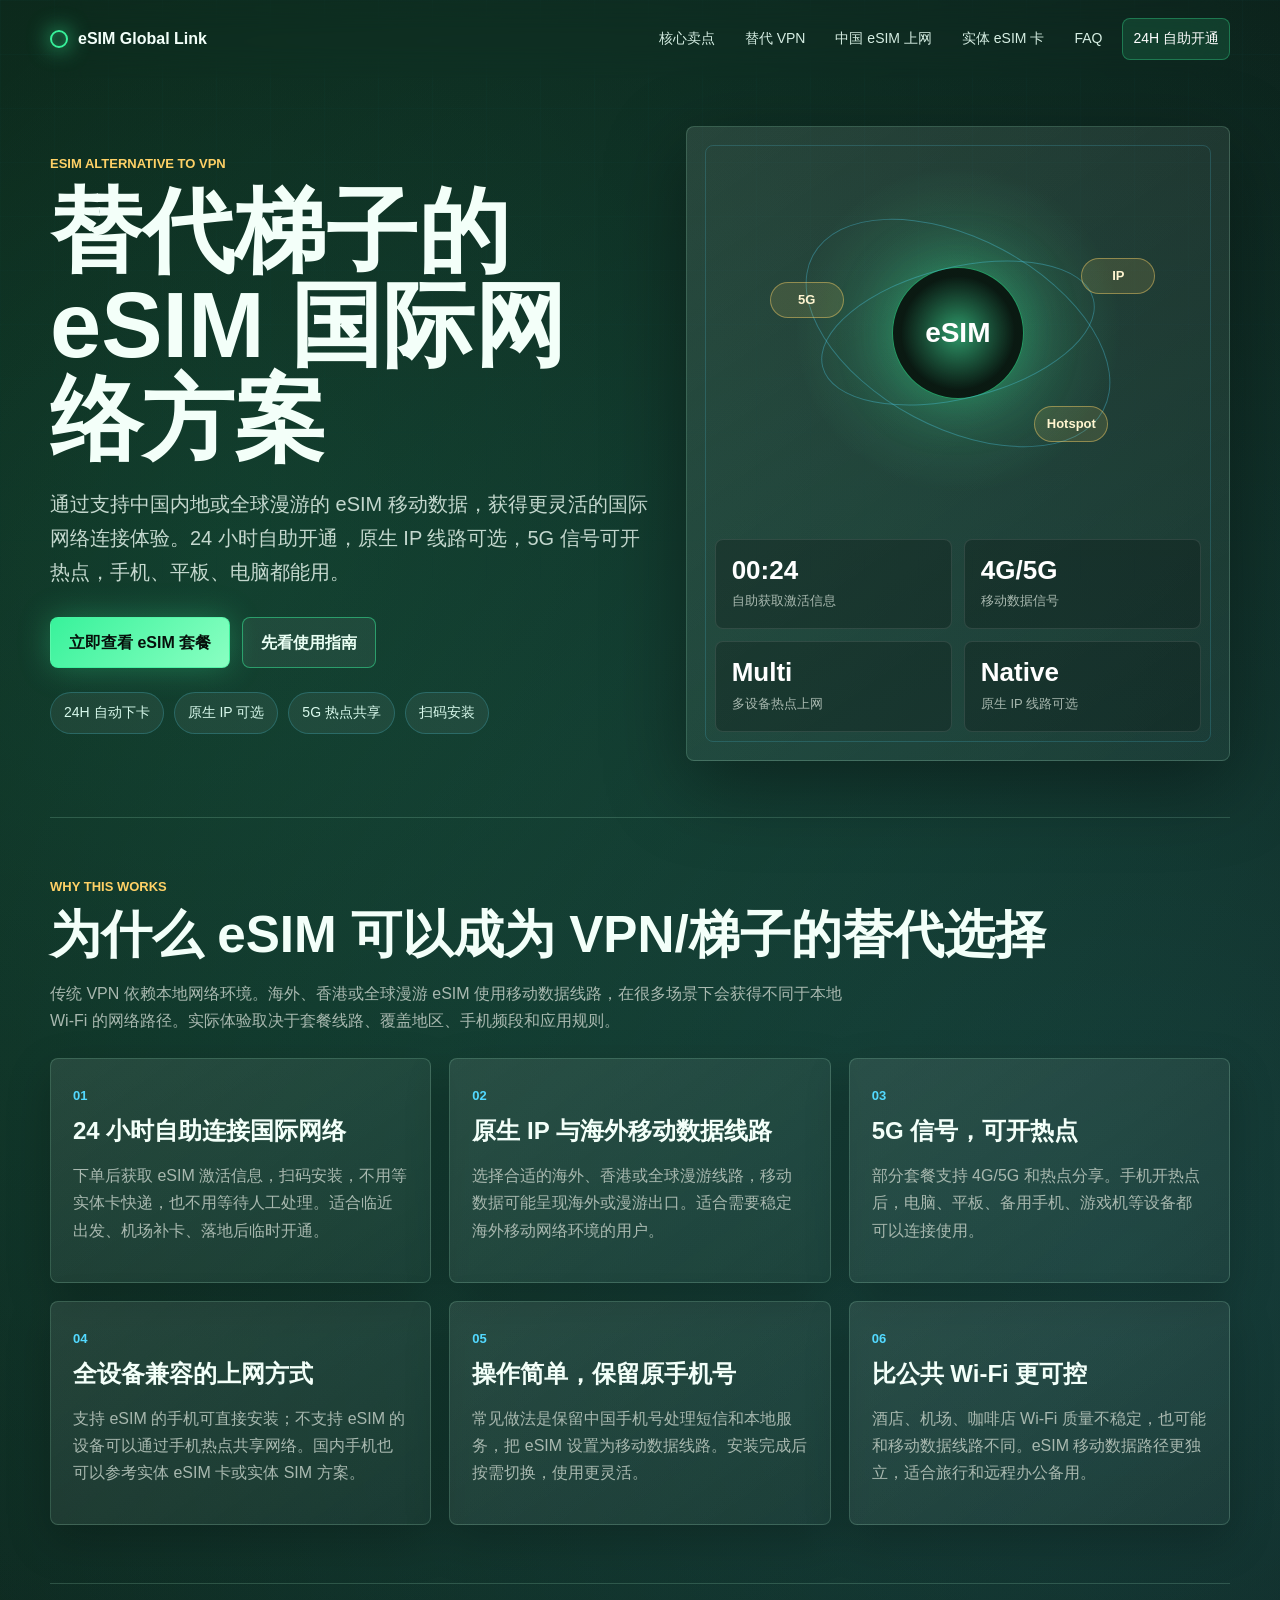
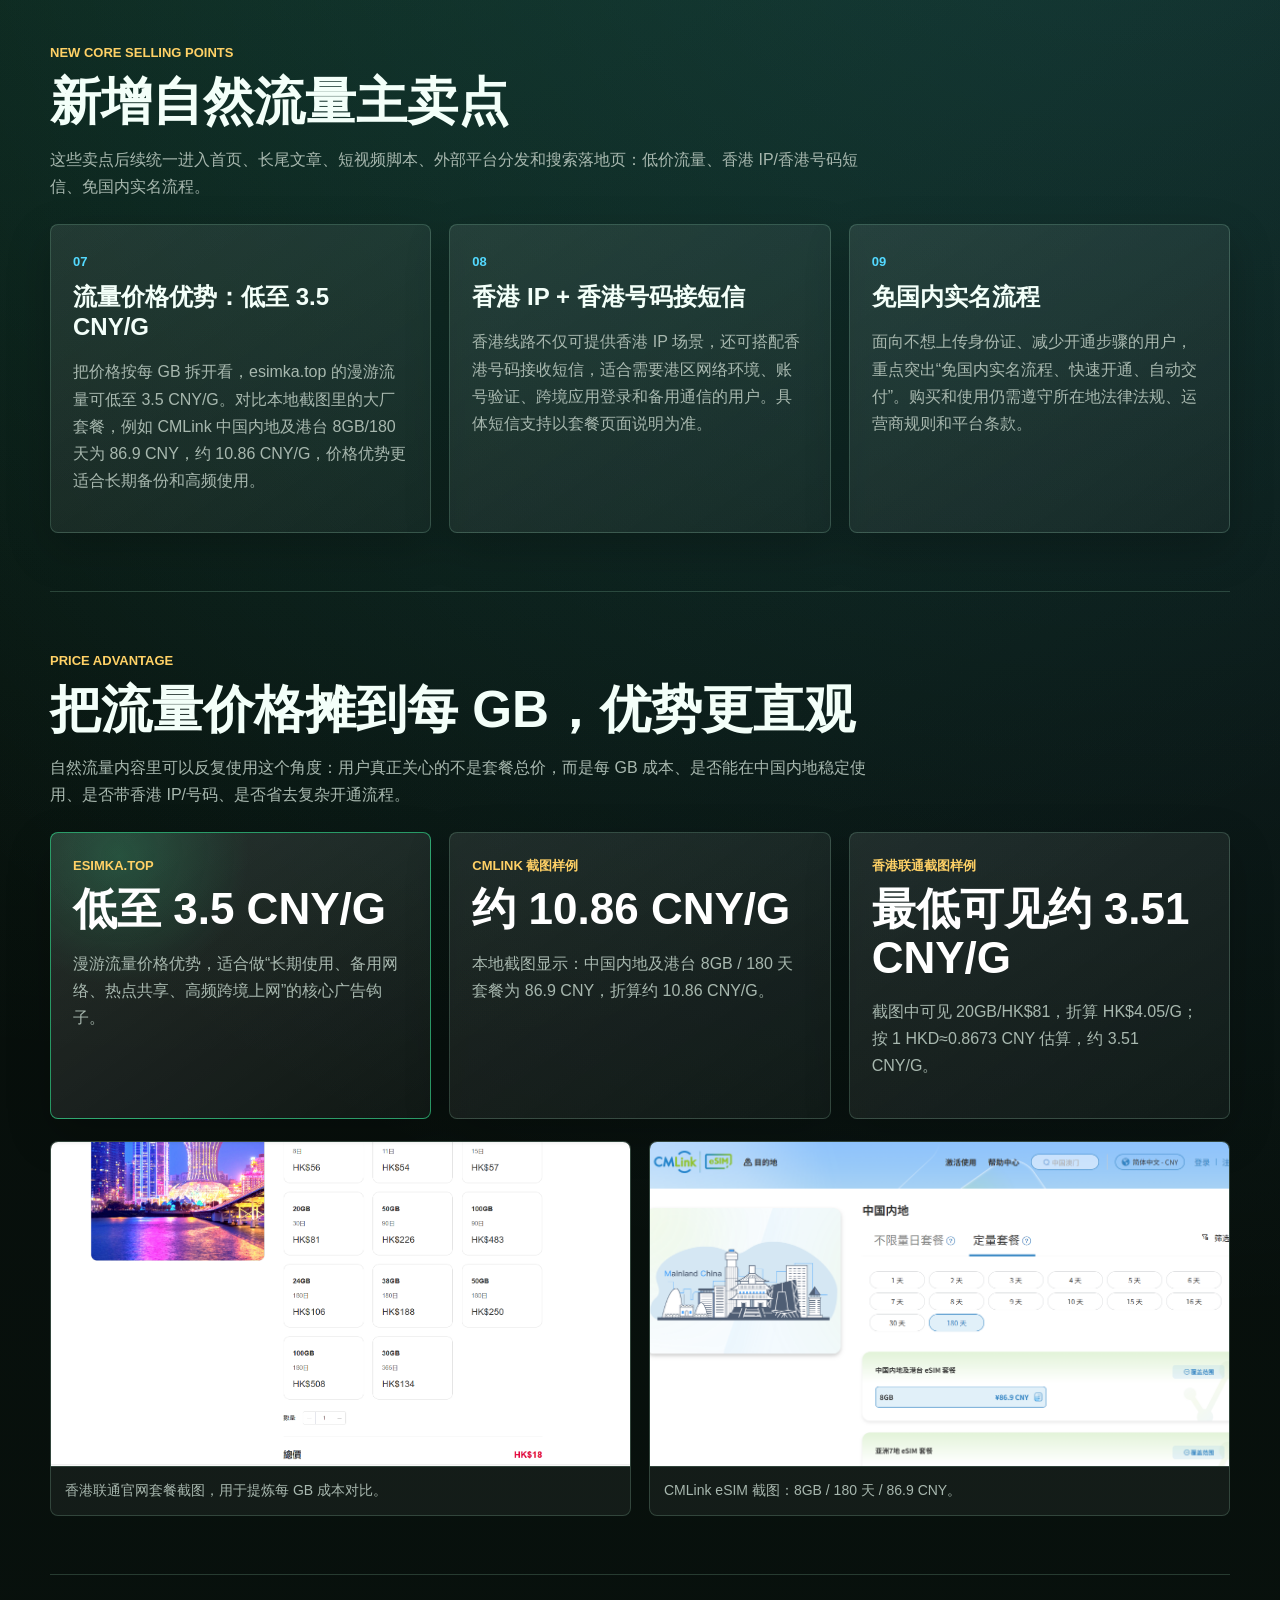
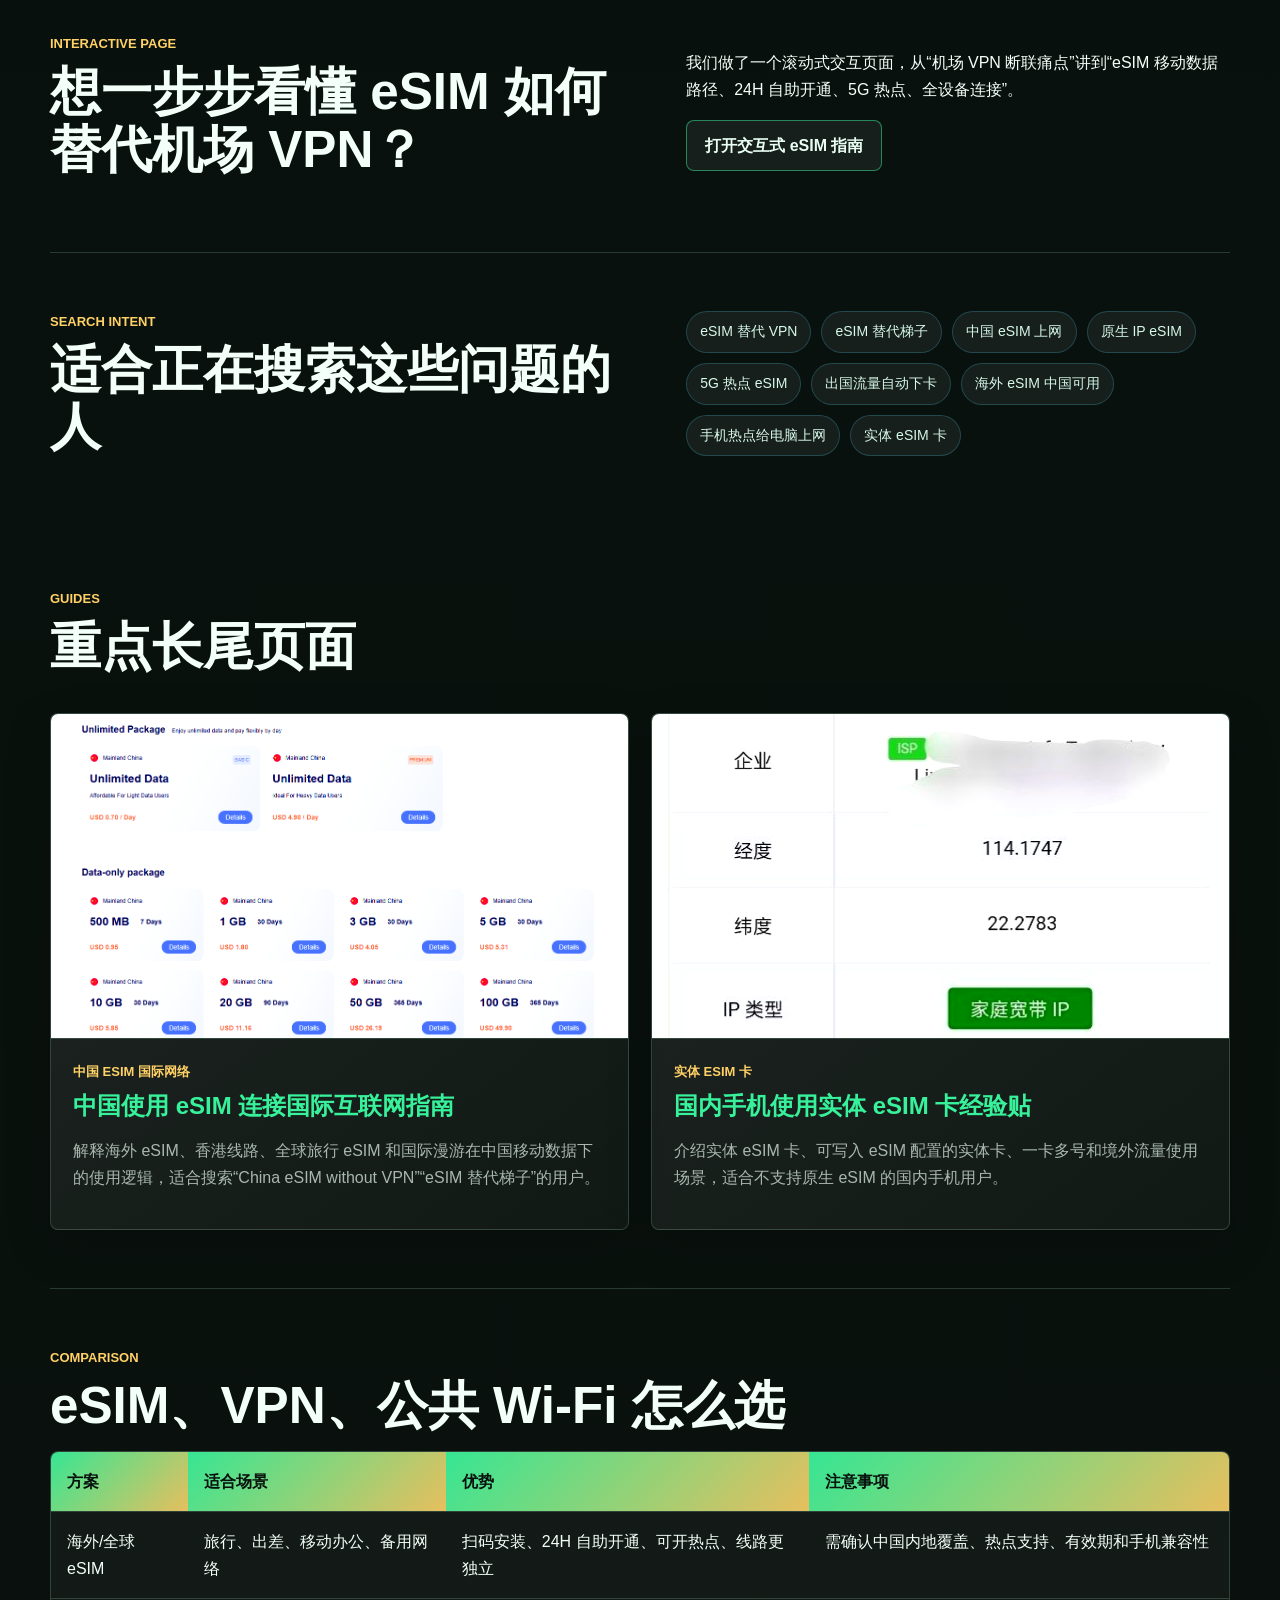
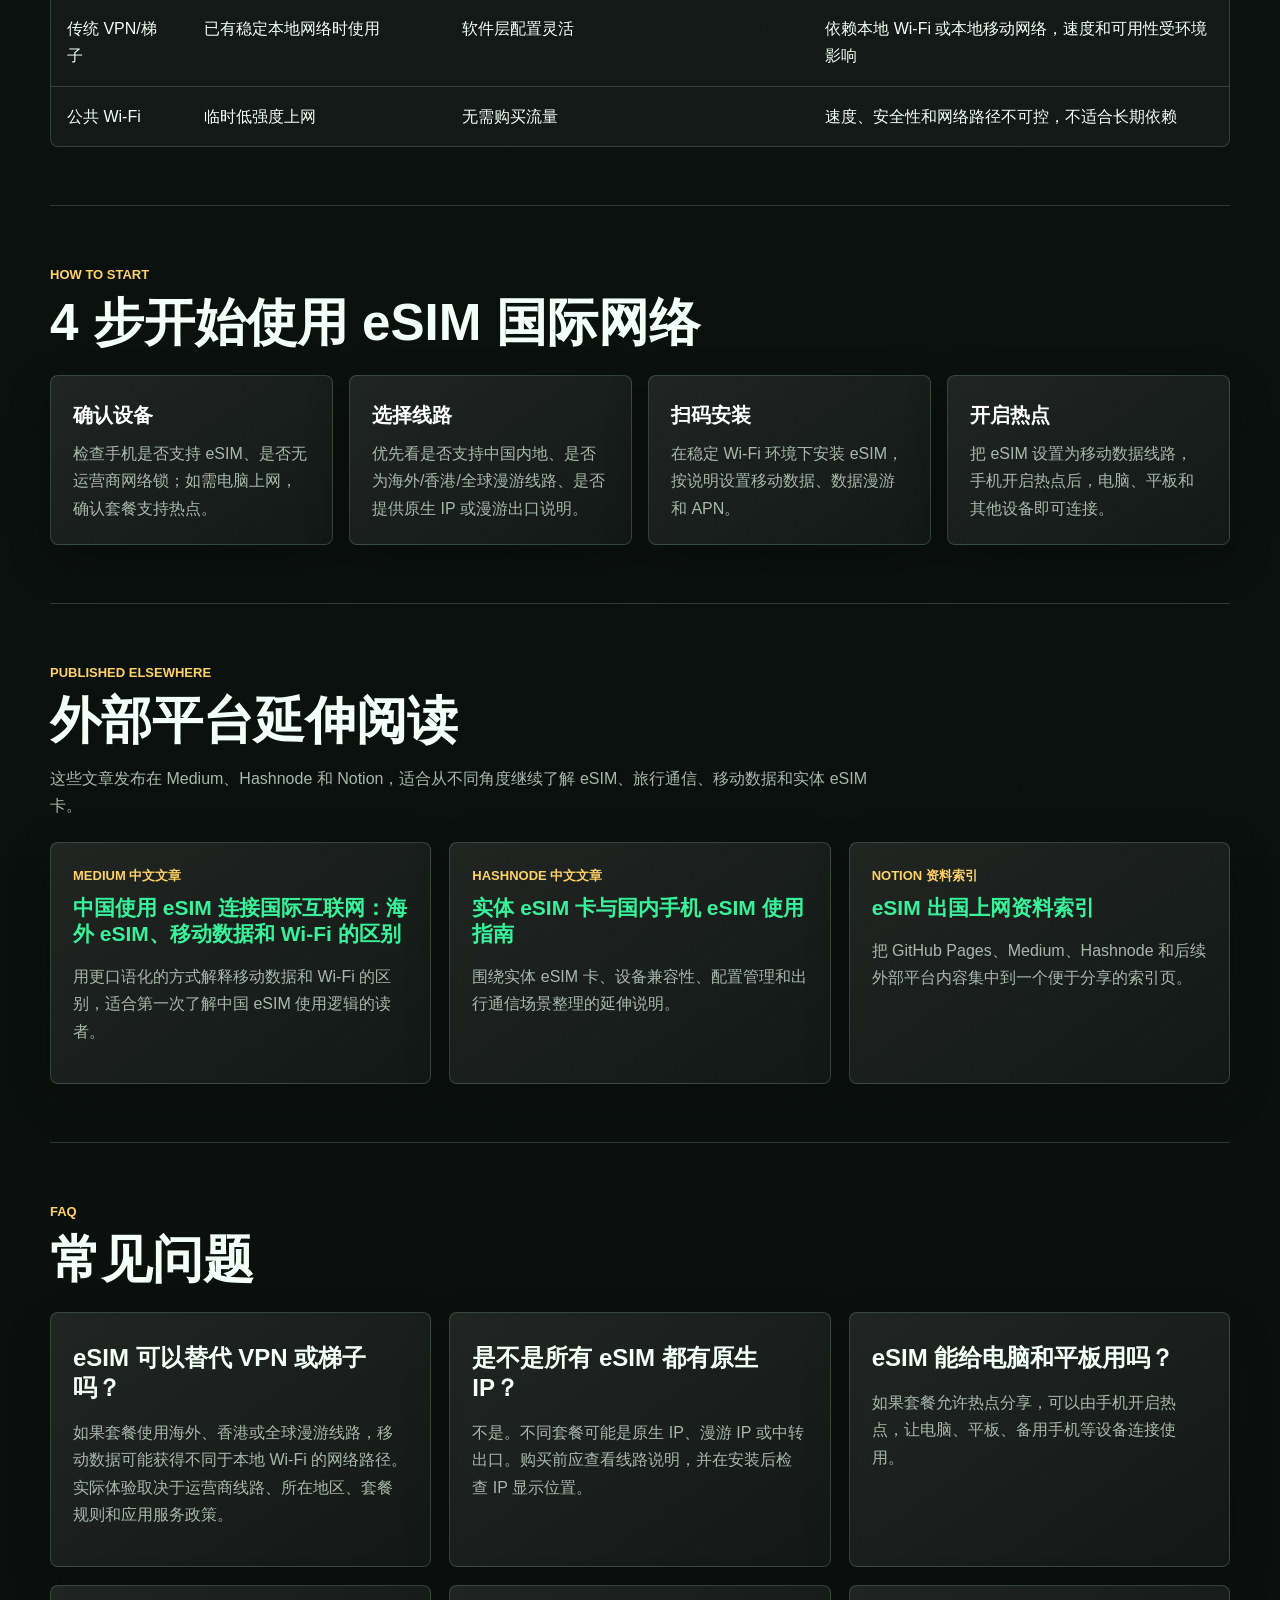
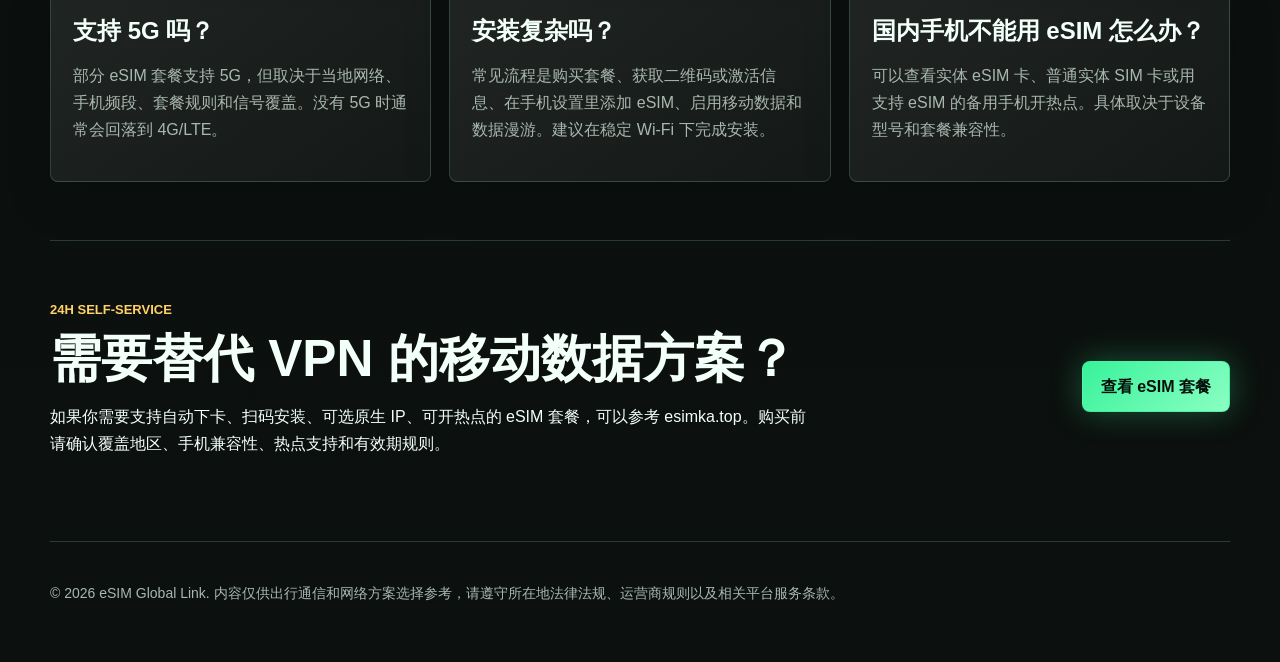
<file: index.html>
﻿<!doctype html>
<html lang="zh-CN">
<head>
  <meta charset="utf-8">
  <meta name="viewport" content="width=device-width, initial-scale=1">
  <title>eSIM 替代 VPN 上网方案 | 24 小时自助开通国际网络、原生 IP、5G 热点</title>
  <meta name="description" content="面向中国用户和旅行者的 eSIM 国际网络指南：24 小时自助开通，替代传统 VPN/梯子思路，支持原生 IP、5G 信号、热点共享、手机平板电脑全设备上网。">
  <meta name="keywords" content="eSIM 替代 VPN, eSIM 替代梯子, 国际网络 eSIM, 中国 eSIM, 原生 IP eSIM, 5G 热点 eSIM, 出国上网, esimka, 24 小时自动下卡">
  <meta name="robots" content="index, follow, max-image-preview:large">
  <meta name="author" content="eSIM Guide">
  <link rel="canonical" href="https://fitoreschneider36-max.github.io/esimka.top_ceping/">
  <link rel="stylesheet" href="./styles.css">
  <meta property="og:title" content="eSIM 替代 VPN 上网方案 | 24 小时自助开通国际网络">
  <meta property="og:description" content="用海外/全球 eSIM 移动数据替代传统 VPN 思路，支持原生 IP、5G 信号、热点共享和全设备上网。">
  <meta property="og:type" content="website">
  <meta property="og:url" content="https://fitoreschneider36-max.github.io/esimka.top_ceping/">
  <meta property="og:image" content="https://fitoreschneider36-max.github.io/esimka.top_ceping/picture/photo_2026-05-05_21-32-01.jpg">
  <meta name="twitter:card" content="summary_large_image">
  <script type="application/ld+json">
  {
    "@context": "https://schema.org",
    "@graph": [
      {
        "@type": "WebSite",
        "@id": "https://fitoreschneider36-max.github.io/esimka.top_ceping/#website",
        "name": "eSIM 国际网络与旅行通信指南",
        "url": "https://fitoreschneider36-max.github.io/esimka.top_ceping/",
        "description": "面向中国用户和旅行者的 eSIM 国际网络指南，覆盖替代 VPN 思路、原生 IP、5G 热点、自动下卡和全设备上网。",
        "inLanguage": "zh-CN"
      },
      {
        "@type": "Service",
        "@id": "https://fitoreschneider36-max.github.io/esimka.top_ceping/#service",
        "name": "eSIM 国际网络连接方案",
        "serviceType": "Travel eSIM and international mobile data",
        "areaServed": ["China", "Hong Kong", "Global"],
        "description": "通过支持中国内地或全球漫游的 eSIM 套餐，为手机、平板和电脑提供移动数据、热点共享和国际网络连接参考。",
        "provider": {
          "@type": "Organization",
          "name": "esimka.top",
          "url": "https://esimka.top"
        }
      },
      {
        "@type": "FAQPage",
        "@id": "https://fitoreschneider36-max.github.io/esimka.top_ceping/#faq",
        "mainEntity": [
          {
            "@type": "Question",
            "name": "eSIM 可以替代 VPN 或梯子吗？",
            "acceptedAnswer": {
              "@type": "Answer",
              "text": "如果套餐使用海外、香港或全球漫游线路，移动数据可能获得不同于本地 Wi-Fi 的网络路径。实际体验取决于运营商线路、所在地区、套餐规则和应用服务政策。"
            }
          },
          {
            "@type": "Question",
            "name": "eSIM 是否支持 5G 和热点分享？",
            "acceptedAnswer": {
              "@type": "Answer",
              "text": "部分 eSIM 套餐支持 4G/5G 网络和热点分享。购买前应确认目标地区覆盖、手机频段、套餐是否允许 tethering/hotspot。"
            }
          },
          {
            "@type": "Question",
            "name": "电脑和平板可以使用 eSIM 网络吗？",
            "acceptedAnswer": {
              "@type": "Answer",
              "text": "如果套餐支持热点分享，可以由手机开启热点，让电脑、平板、备用手机等设备连接使用。"
            }
          },
          {
            "@type": "Question",
            "name": "购买 eSIM 后多久可以使用？",
            "acceptedAnswer": {
              "@type": "Answer",
              "text": "支持自动下卡的平台通常可以在下单后获取 eSIM 激活信息。安装前建议确认手机支持 eSIM、无运营商网络锁，并在稳定 Wi-Fi 环境下完成配置。"
            }
          }
        ]
      },
      {
        "@type": "BreadcrumbList",
        "itemListElement": [
          {
            "@type": "ListItem",
            "position": 1,
            "name": "首页",
            "item": "https://fitoreschneider36-max.github.io/esimka.top_ceping/"
          }
        ]
      }
    ]
  }
  </script>
</head>
<body>
  <header class="site-header">
    <a class="brand" href="./" aria-label="eSIM Guide 首页">
      <span class="brand-mark"></span>
      eSIM Global Link
    </a>
    <nav aria-label="主导航">
      <a href="#features">核心卖点</a>
      <a href="./vpn-alternative-esim/">替代 VPN</a>
      <a href="./guides/china-esim-internet-access/">中国 eSIM 上网</a>
      <a href="./guides/physical-esim-card-guide/">实体 eSIM 卡</a>
      <a href="#faq">FAQ</a>
      <a class="nav-cta" href="https://esimka.top" rel="nofollow sponsored">24H 自助开通</a>
    </nav>
  </header>

  <main>
    <section class="hero tech-hero">
      <div class="hero-copy">
        <p class="eyebrow">eSIM Alternative To VPN</p>
        <h1>替代梯子的 eSIM 国际网络方案</h1>
        <p class="lead">通过支持中国内地或全球漫游的 eSIM 移动数据，获得更灵活的国际网络连接体验。24 小时自助开通，原生 IP 线路可选，5G 信号可开热点，手机、平板、电脑都能用。</p>
        <div class="hero-actions">
          <a class="button primary" href="https://esimka.top" rel="nofollow sponsored">立即查看 eSIM 套餐</a>
          <a class="button secondary" href="./guides/china-esim-internet-access/">先看使用指南</a>
        </div>
        <div class="trust-row" aria-label="核心特点">
          <span>24H 自动下卡</span>
          <span>原生 IP 可选</span>
          <span>5G 热点共享</span>
          <span>扫码安装</span>
        </div>
      </div>

      <div class="signal-panel" aria-label="eSIM 连接能力概览">
        <div class="orbital">
          <div class="core">eSIM</div>
          <span class="orbit orbit-one"></span>
          <span class="orbit orbit-two"></span>
          <span class="node node-a">5G</span>
          <span class="node node-b">IP</span>
          <span class="node node-c">Hotspot</span>
        </div>
        <div class="panel-grid">
          <div>
            <strong>00:24</strong>
            <span>自助获取激活信息</span>
          </div>
          <div>
            <strong>4G/5G</strong>
            <span>移动数据信号</span>
          </div>
          <div>
            <strong>Multi</strong>
            <span>多设备热点上网</span>
          </div>
          <div>
            <strong>Native</strong>
            <span>原生 IP 线路可选</span>
          </div>
        </div>
      </div>
    </section>

    <section class="feature-band" id="features" aria-labelledby="features-title">
      <div class="section-heading">
        <p class="eyebrow">Why This Works</p>
        <h2 id="features-title">为什么 eSIM 可以成为 VPN/梯子的替代选择</h2>
        <p>传统 VPN 依赖本地网络环境。海外、香港或全球漫游 eSIM 使用移动数据线路，在很多场景下会获得不同于本地 Wi-Fi 的网络路径。实际体验取决于套餐线路、覆盖地区、手机频段和应用规则。</p>
      </div>

      <div class="feature-grid">
        <article class="feature-card">
          <span class="feature-index">01</span>
          <h3>24 小时自助连接国际网络</h3>
          <p>下单后获取 eSIM 激活信息，扫码安装，不用等实体卡快递，也不用等待人工处理。适合临近出发、机场补卡、落地后临时开通。</p>
        </article>

        <article class="feature-card">
          <span class="feature-index">02</span>
          <h3>原生 IP 与海外移动数据线路</h3>
          <p>选择合适的海外、香港或全球漫游线路，移动数据可能呈现海外或漫游出口。适合需要稳定海外移动网络环境的用户。</p>
        </article>

        <article class="feature-card">
          <span class="feature-index">03</span>
          <h3>5G 信号，可开热点</h3>
          <p>部分套餐支持 4G/5G 和热点分享。手机开热点后，电脑、平板、备用手机、游戏机等设备都可以连接使用。</p>
        </article>

        <article class="feature-card">
          <span class="feature-index">04</span>
          <h3>全设备兼容的上网方式</h3>
          <p>支持 eSIM 的手机可直接安装；不支持 eSIM 的设备可以通过手机热点共享网络。国内手机也可以参考实体 eSIM 卡或实体 SIM 方案。</p>
        </article>

        <article class="feature-card">
          <span class="feature-index">05</span>
          <h3>操作简单，保留原手机号</h3>
          <p>常见做法是保留中国手机号处理短信和本地服务，把 eSIM 设置为移动数据线路。安装完成后按需切换，使用更灵活。</p>
        </article>

        <article class="feature-card">
          <span class="feature-index">06</span>
          <h3>比公共 Wi-Fi 更可控</h3>
          <p>酒店、机场、咖啡店 Wi-Fi 质量不稳定，也可能和移动数据线路不同。eSIM 移动数据路径更独立，适合旅行和远程办公备用。</p>
        </article>
      </div>
    </section>

    <section class="feature-band new-selling-points" aria-labelledby="new-selling-points-title">
      <div class="section-heading">
        <p class="eyebrow">New Core Selling Points</p>
        <h2 id="new-selling-points-title">新增自然流量主卖点</h2>
        <p>这些卖点后续统一进入首页、长尾文章、短视频脚本、外部平台分发和搜索落地页：低价流量、香港 IP/香港号码短信、免国内实名流程。</p>
      </div>
      <div class="feature-grid">
        <article class="feature-card">
          <span class="feature-index">07</span>
          <h3>流量价格优势：低至 3.5 CNY/G</h3>
          <p>把价格按每 GB 拆开看，esimka.top 的漫游流量可低至 3.5 CNY/G。对比本地截图里的大厂套餐，例如 CMLink 中国内地及港台 8GB/180 天为 86.9 CNY，约 10.86 CNY/G，价格优势更适合长期备份和高频使用。</p>
        </article>
        <article class="feature-card">
          <span class="feature-index">08</span>
          <h3>香港 IP + 香港号码接短信</h3>
          <p>香港线路不仅可提供香港 IP 场景，还可搭配香港号码接收短信，适合需要港区网络环境、账号验证、跨境应用登录和备用通信的用户。具体短信支持以套餐页面说明为准。</p>
        </article>
        <article class="feature-card">
          <span class="feature-index">09</span>
          <h3>免国内实名流程</h3>
          <p>面向不想上传身份证、减少开通步骤的用户，重点突出“免国内实名流程、快速开通、自动交付”。购买和使用仍需遵守所在地法律法规、运营商规则和平台条款。</p>
        </article>
      </div>
    </section>

    <section class="pricing-proof" aria-labelledby="pricing-proof-title">
      <div class="section-heading">
        <p class="eyebrow">Price Advantage</p>
        <h2 id="pricing-proof-title">把流量价格摊到每 GB，优势更直观</h2>
        <p>自然流量内容里可以反复使用这个角度：用户真正关心的不是套餐总价，而是每 GB 成本、是否能在中国内地稳定使用、是否带香港 IP/号码、是否省去复杂开通流程。</p>
      </div>
      <div class="price-cards">
        <article class="price-card highlight">
          <span class="price-label">esimka.top</span>
          <strong>低至 3.5 CNY/G</strong>
          <p>漫游流量价格优势，适合做“长期使用、备用网络、热点共享、高频跨境上网”的核心广告钩子。</p>
        </article>
        <article class="price-card">
          <span class="price-label">CMLink 截图样例</span>
          <strong>约 10.86 CNY/G</strong>
          <p>本地截图显示：中国内地及港台 8GB / 180 天套餐为 86.9 CNY，折算约 10.86 CNY/G。</p>
        </article>
        <article class="price-card">
          <span class="price-label">香港联通截图样例</span>
          <strong>最低可见约 3.51 CNY/G</strong>
          <p>截图中可见 20GB/HK$81，折算 HK$4.05/G；按 1 HKD≈0.8673 CNY 估算，约 3.51 CNY/G。</p>
        </article>
      </div>
      <div class="comparison-images">
        <figure>
          <img src="./picture/横向比较1-香港联通官网.png" alt="香港联通官网 eSIM 套餐横向价格比较截图">
          <figcaption>香港联通官网套餐截图，用于提炼每 GB 成本对比。</figcaption>
        </figure>
        <figure>
          <img src="./picture/横向比较2 CMlink esim官网.png" alt="CMLink eSIM 中国内地及港台套餐价格截图">
          <figcaption>CMLink eSIM 截图：8GB / 180 天 / 86.9 CNY。</figcaption>
        </figure>
      </div>
    </section>

    <section class="seo-copy">
      <div>
        <p class="eyebrow">Interactive Page</p>
        <h2>想一步步看懂 eSIM 如何替代机场 VPN？</h2>
      </div>
      <div>
        <p>我们做了一个滚动式交互页面，从“机场 VPN 断联痛点”讲到“eSIM 移动数据路径、24H 自助开通、5G 热点、全设备连接”。</p>
        <a class="button secondary" href="./vpn-alternative-esim/">打开交互式 eSIM 指南</a>
      </div>
    </section>

    <section class="seo-copy">
      <div>
        <p class="eyebrow">Search Intent</p>
        <h2>适合正在搜索这些问题的人</h2>
      </div>
      <div class="keyword-cloud" aria-label="SEO 关键词">
        <span>eSIM 替代 VPN</span>
        <span>eSIM 替代梯子</span>
        <span>中国 eSIM 上网</span>
        <span>原生 IP eSIM</span>
        <span>5G 热点 eSIM</span>
        <span>出国流量自动下卡</span>
        <span>海外 eSIM 中国可用</span>
        <span>手机热点给电脑上网</span>
        <span>实体 eSIM 卡</span>
      </div>
    </section>

    <section class="guide-grid" aria-labelledby="guides-title">
      <div class="section-heading">
        <p class="eyebrow">Guides</p>
        <h2 id="guides-title">重点长尾页面</h2>
      </div>

      <article class="guide-card">
        <img src="./picture/Snipaste_2026-05-05_22-00-46.png" alt="eSIM 国际网络连接和移动数据设置截图">
        <div>
          <p class="tag">中国 eSIM 国际网络</p>
          <h3><a href="./guides/china-esim-internet-access/">中国使用 eSIM 连接国际互联网指南</a></h3>
          <p>解释海外 eSIM、香港线路、全球旅行 eSIM 和国际漫游在中国移动数据下的使用逻辑，适合搜索“China eSIM without VPN”“eSIM 替代梯子”的用户。</p>
        </div>
      </article>

      <article class="guide-card">
        <img src="./picture/photo_2026-05-05_21-59-03.jpg" alt="实体 eSIM 卡和手机 eSIM 使用界面">
        <div>
          <p class="tag">实体 eSIM 卡</p>
          <h3><a href="./guides/physical-esim-card-guide/">国内手机使用实体 eSIM 卡经验贴</a></h3>
          <p>介绍实体 eSIM 卡、可写入 eSIM 配置的实体卡、一卡多号和境外流量使用场景，适合不支持原生 eSIM 的国内手机用户。</p>
        </div>
      </article>
    </section>

    <section class="comparison">
      <div class="section-heading">
        <p class="eyebrow">Comparison</p>
        <h2>eSIM、VPN、公共 Wi-Fi 怎么选</h2>
      </div>
      <div class="table-wrap">
        <table>
          <thead>
            <tr>
              <th>方案</th>
              <th>适合场景</th>
              <th>优势</th>
              <th>注意事项</th>
            </tr>
          </thead>
          <tbody>
            <tr>
              <td>海外/全球 eSIM</td>
              <td>旅行、出差、移动办公、备用网络</td>
              <td>扫码安装、24H 自助开通、可开热点、线路更独立</td>
              <td>需确认中国内地覆盖、热点支持、有效期和手机兼容性</td>
            </tr>
            <tr>
              <td>传统 VPN/梯子</td>
              <td>已有稳定本地网络时使用</td>
              <td>软件层配置灵活</td>
              <td>依赖本地 Wi-Fi 或本地移动网络，速度和可用性受环境影响</td>
            </tr>
            <tr>
              <td>公共 Wi-Fi</td>
              <td>临时低强度上网</td>
              <td>无需购买流量</td>
              <td>速度、安全性和网络路径不可控，不适合长期依赖</td>
            </tr>
          </tbody>
        </table>
      </div>
    </section>

    <section class="setup-flow" aria-labelledby="flow-title">
      <div class="section-heading">
        <p class="eyebrow">How To Start</p>
        <h2 id="flow-title">4 步开始使用 eSIM 国际网络</h2>
      </div>
      <ol class="flow-list">
        <li>
          <strong>确认设备</strong>
          <span>检查手机是否支持 eSIM、是否无运营商网络锁；如需电脑上网，确认套餐支持热点。</span>
        </li>
        <li>
          <strong>选择线路</strong>
          <span>优先看是否支持中国内地、是否为海外/香港/全球漫游线路、是否提供原生 IP 或漫游出口说明。</span>
        </li>
        <li>
          <strong>扫码安装</strong>
          <span>在稳定 Wi-Fi 环境下安装 eSIM，按说明设置移动数据、数据漫游和 APN。</span>
        </li>
        <li>
          <strong>开启热点</strong>
          <span>把 eSIM 设置为移动数据线路，手机开启热点后，电脑、平板和其他设备即可连接。</span>
        </li>
      </ol>
    </section>

    <section class="external-reading">
      <div class="section-heading">
        <p class="eyebrow">Published Elsewhere</p>
        <h2>外部平台延伸阅读</h2>
        <p>这些文章发布在 Medium、Hashnode 和 Notion，适合从不同角度继续了解 eSIM、旅行通信、移动数据和实体 eSIM 卡。</p>
      </div>

      <div class="resource-list">
        <article class="resource-card">
          <p class="tag">Medium 中文文章</p>
          <h3><a href="https://medium.com/@fitoreschneider36/%E4%B8%AD%E5%9B%BD%E4%BD%BF%E7%94%A8-esim-%E8%BF%9E%E6%8E%A5%E5%9B%BD%E9%99%85%E4%BA%92%E8%81%94%E7%BD%91-%E6%B5%B7%E5%A4%96-esim-%E7%A7%BB%E5%8A%A8%E6%95%B0%E6%8D%AE%E5%92%8C-wi-fi-%E7%9A%84%E5%8C%BA%E5%88%AB-96ef9ccca086">中国使用 eSIM 连接国际互联网：海外 eSIM、移动数据和 Wi-Fi 的区别</a></h3>
          <p>用更口语化的方式解释移动数据和 Wi-Fi 的区别，适合第一次了解中国 eSIM 使用逻辑的读者。</p>
        </article>

        <article class="resource-card">
          <p class="tag">Hashnode 中文文章</p>
          <h3><a href="https://esimkatopchina.hashnode.dev/">实体 eSIM 卡与国内手机 eSIM 使用指南</a></h3>
          <p>围绕实体 eSIM 卡、设备兼容性、配置管理和出行通信场景整理的延伸说明。</p>
        </article>

        <article class="resource-card">
          <p class="tag">Notion 资料索引</p>
          <h3><a href="https://patch-gorilla-8ab.notion.site/eSIM-eSIM-eSIM-35a88bcf897280688e86c0b8fea76709">eSIM 出国上网资料索引</a></h3>
          <p>把 GitHub Pages、Medium、Hashnode 和后续外部平台内容集中到一个便于分享的索引页。</p>
        </article>
      </div>
    </section>

    <section class="faq-section" id="faq" aria-labelledby="faq-title">
      <div class="section-heading">
        <p class="eyebrow">FAQ</p>
        <h2 id="faq-title">常见问题</h2>
      </div>
      <div class="faq-grid">
        <article>
          <h3>eSIM 可以替代 VPN 或梯子吗？</h3>
          <p>如果套餐使用海外、香港或全球漫游线路，移动数据可能获得不同于本地 Wi-Fi 的网络路径。实际体验取决于运营商线路、所在地区、套餐规则和应用服务政策。</p>
        </article>
        <article>
          <h3>是不是所有 eSIM 都有原生 IP？</h3>
          <p>不是。不同套餐可能是原生 IP、漫游 IP 或中转出口。购买前应查看线路说明，并在安装后检查 IP 显示位置。</p>
        </article>
        <article>
          <h3>eSIM 能给电脑和平板用吗？</h3>
          <p>如果套餐允许热点分享，可以由手机开启热点，让电脑、平板、备用手机等设备连接使用。</p>
        </article>
        <article>
          <h3>支持 5G 吗？</h3>
          <p>部分 eSIM 套餐支持 5G，但取决于当地网络、手机频段、套餐规则和信号覆盖。没有 5G 时通常会回落到 4G/LTE。</p>
        </article>
        <article>
          <h3>安装复杂吗？</h3>
          <p>常见流程是购买套餐、获取二维码或激活信息、在手机设置里添加 eSIM、启用移动数据和数据漫游。建议在稳定 Wi-Fi 下完成安装。</p>
        </article>
        <article>
          <h3>国内手机不能用 eSIM 怎么办？</h3>
          <p>可以查看实体 eSIM 卡、普通实体 SIM 卡或用支持 eSIM 的备用手机开热点。具体取决于设备型号和套餐兼容性。</p>
        </article>
      </div>
    </section>

    <section class="cta-band">
      <div>
        <p class="eyebrow">24H Self-Service</p>
        <h2>需要替代 VPN 的移动数据方案？</h2>
        <p>如果你需要支持自动下卡、扫码安装、可选原生 IP、可开热点的 eSIM 套餐，可以参考 esimka.top。购买前请确认覆盖地区、手机兼容性、热点支持和有效期规则。</p>
      </div>
      <a class="button primary" href="https://esimka.top" rel="nofollow sponsored">查看 eSIM 套餐</a>
    </section>
  </main>

  <footer class="site-footer">
    <p>© 2026 eSIM Global Link. 内容仅供出行通信和网络方案选择参考，请遵守所在地法律法规、运营商规则以及相关平台服务条款。</p>
  </footer>
</body>
</html>
</file>
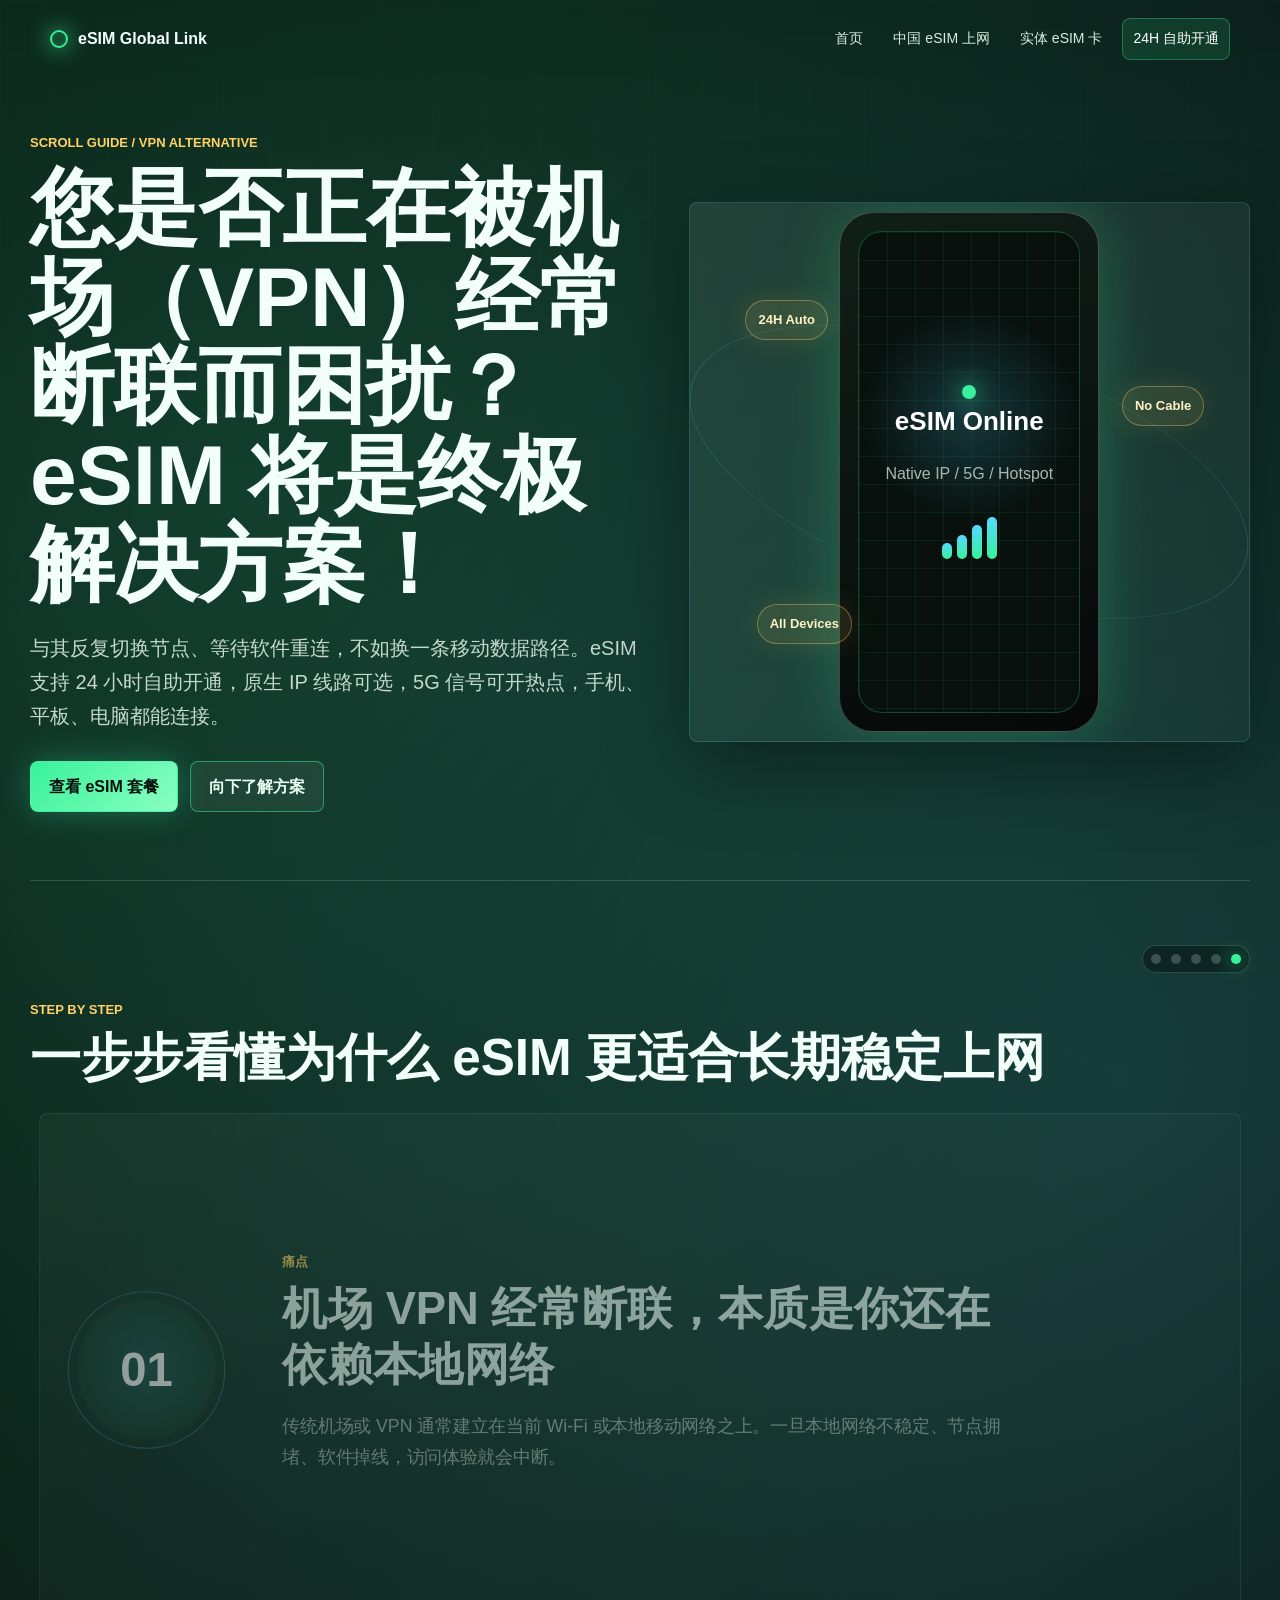
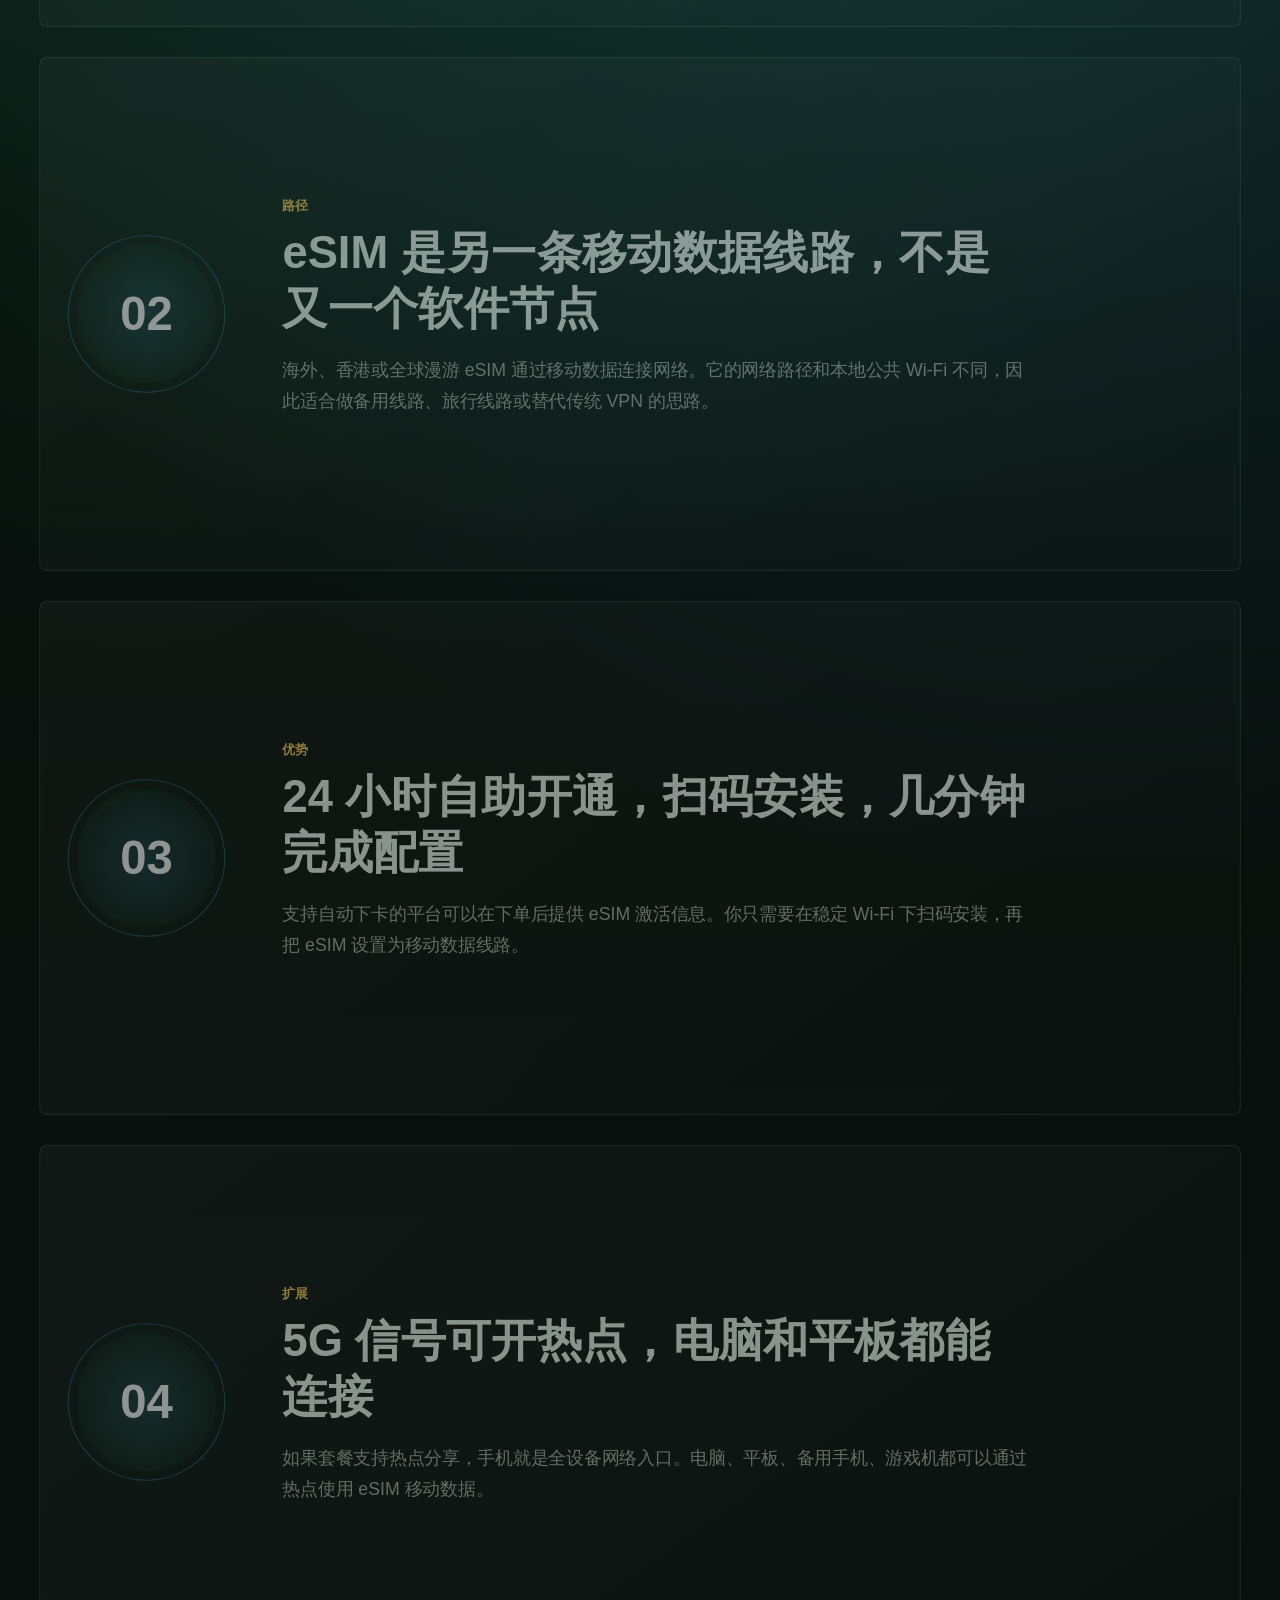
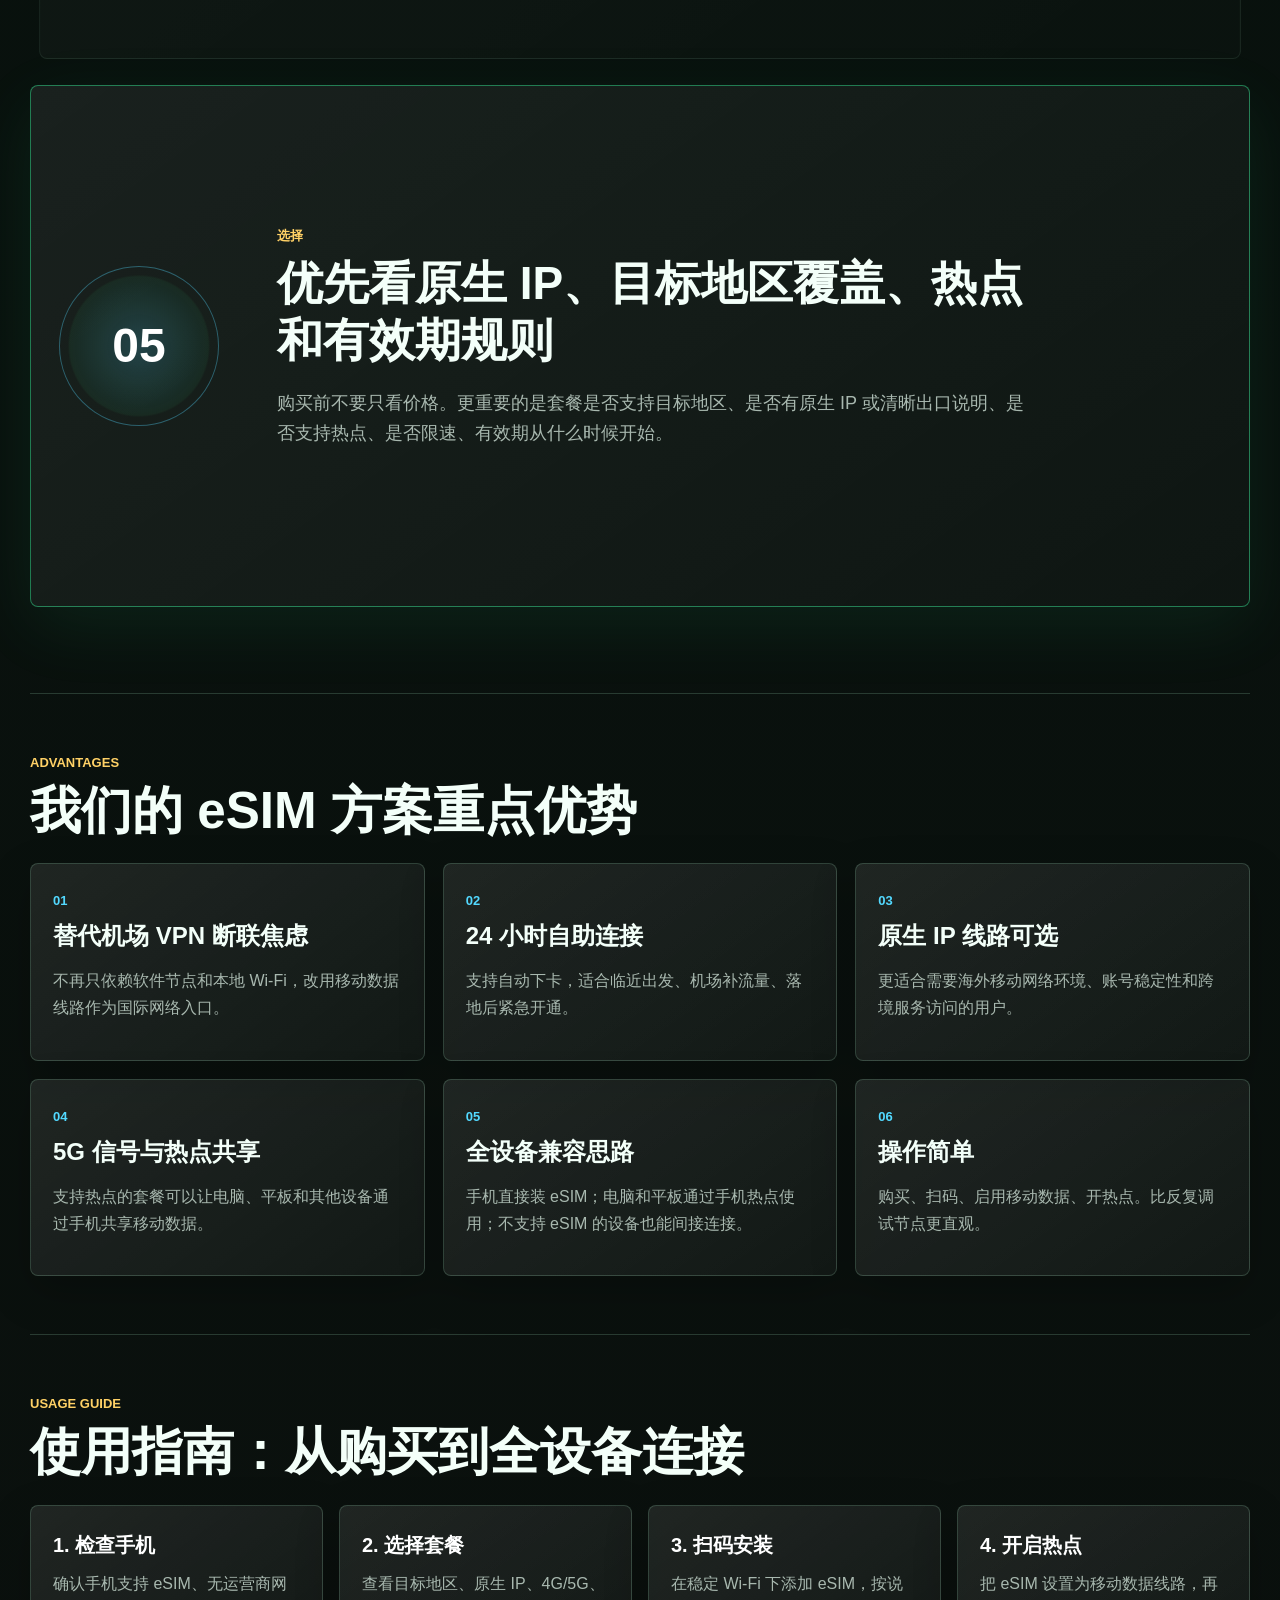
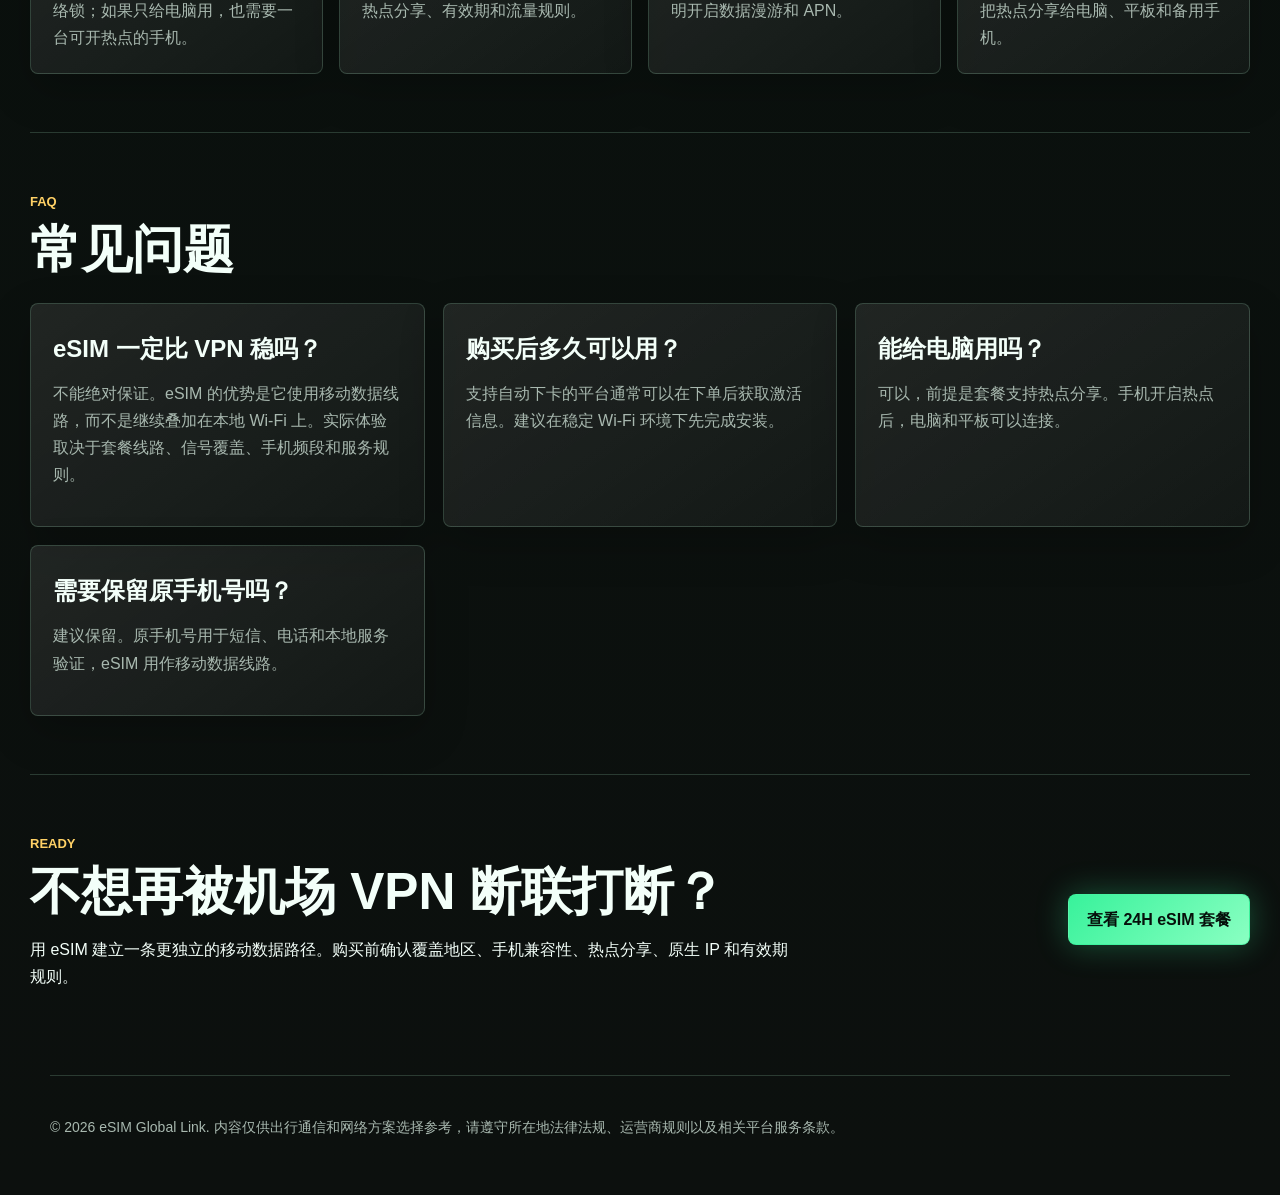
<file: vpn-alternative-esim/index.html>
﻿<!doctype html>
<html lang="zh-CN">
<head>
  <meta charset="utf-8">
  <meta name="viewport" content="width=device-width, initial-scale=1">
  <title>eSIM 替代机场 VPN 断联方案 | 24 小时自助开通国际网络</title>
  <meta name="description" content="您是否正在被机场 VPN 经常断联而困扰？eSIM 是更稳定的移动数据替代方案：24 小时自助开通、原生 IP 可选、5G 热点、全设备上网、扫码安装。">
  <meta name="keywords" content="机场 VPN 断联, eSIM 替代 VPN, eSIM 替代机场, eSIM 替代梯子, 国际网络 eSIM, 原生 IP eSIM, 5G 热点 eSIM, 24 小时自动下卡">
  <meta name="robots" content="index, follow, max-image-preview:large">
  <link rel="canonical" href="https://fitoreschneider36-max.github.io/esimka.top_ceping/vpn-alternative-esim/">
  <link rel="stylesheet" href="../styles.css">
  <meta property="og:title" content="您是否正在被机场（VPN）经常断联而困扰？eSIM 将是终极解决方案！">
  <meta property="og:description" content="滚动式 eSIM 使用指南：了解为什么 eSIM 移动数据可以作为传统机场 VPN 的替代方案。">
  <meta property="og:type" content="article">
  <meta property="og:url" content="https://fitoreschneider36-max.github.io/esimka.top_ceping/vpn-alternative-esim/">
  <meta property="og:image" content="https://fitoreschneider36-max.github.io/esimka.top_ceping/picture/photo_2026-05-05_21-32-01.jpg">
  <script type="application/ld+json">
  {
    "@context": "https://schema.org",
    "@graph": [
      {
        "@type": "Article",
        "headline": "eSIM 替代机场 VPN 断联方案",
        "description": "介绍 eSIM 移动数据如何作为传统机场 VPN 的替代选择，覆盖优势、使用流程、热点共享和购买前检查。",
        "image": "https://fitoreschneider36-max.github.io/esimka.top_ceping/picture/photo_2026-05-05_21-32-01.jpg",
        "datePublished": "2026-05-09",
        "dateModified": "2026-05-09",
        "author": {
          "@type": "Organization",
          "name": "eSIM Global Link"
        },
        "publisher": {
          "@type": "Organization",
          "name": "eSIM Global Link"
        },
        "mainEntityOfPage": "https://fitoreschneider36-max.github.io/esimka.top_ceping/vpn-alternative-esim/",
        "inLanguage": "zh-CN"
      },
      {
        "@type": "HowTo",
        "name": "如何用 eSIM 替代不稳定的机场 VPN",
        "description": "从检查设备、选择套餐、扫码安装到开启热点的 eSIM 使用步骤。",
        "step": [
          {
            "@type": "HowToStep",
            "name": "检查设备兼容性",
            "text": "确认手机支持 eSIM，或准备可开热点的 eSIM 手机作为全设备上网入口。"
          },
          {
            "@type": "HowToStep",
            "name": "选择支持目标地区的 eSIM 套餐",
            "text": "确认套餐支持中国内地或目标地区、是否支持原生 IP、热点分享、4G/5G 和有效期规则。"
          },
          {
            "@type": "HowToStep",
            "name": "扫码安装 eSIM",
            "text": "在稳定 Wi-Fi 下添加 eSIM，按说明开启移动数据、数据漫游和 APN。"
          },
          {
            "@type": "HowToStep",
            "name": "开启热点给多设备使用",
            "text": "把 eSIM 设置为移动数据线路，开启手机热点，让电脑、平板和备用手机连接。"
          }
        ]
      },
      {
        "@type": "FAQPage",
        "mainEntity": [
          {
            "@type": "Question",
            "name": "eSIM 能解决机场 VPN 经常断联吗？",
            "acceptedAnswer": {
              "@type": "Answer",
              "text": "eSIM 不是软件 VPN，而是移动数据线路。选择海外、香港或全球漫游线路时，网络路径可能不同于本地 Wi-Fi，因此可作为传统机场 VPN 的替代思路。实际效果取决于套餐线路、地区、信号和应用规则。"
            }
          },
          {
            "@type": "Question",
            "name": "eSIM 可以给电脑使用吗？",
            "acceptedAnswer": {
              "@type": "Answer",
              "text": "如果套餐支持热点分享，可以由手机开启热点，让电脑、平板和其他设备连接使用。"
            }
          },
          {
            "@type": "Question",
            "name": "eSIM 是否支持 5G？",
            "acceptedAnswer": {
              "@type": "Answer",
              "text": "部分套餐支持 5G，实际取决于手机频段、当地网络覆盖、套餐规则和信号环境。"
            }
          }
        ]
      }
    ]
  }
  </script>
</head>
<body class="story-page">
  <header class="site-header">
    <a class="brand" href="../" aria-label="返回 eSIM Guide 首页">
      <span class="brand-mark"></span>
      eSIM Global Link
    </a>
    <nav aria-label="主导航">
      <a href="../">首页</a>
      <a href="../guides/china-esim-internet-access/">中国 eSIM 上网</a>
      <a href="../guides/physical-esim-card-guide/">实体 eSIM 卡</a>
      <a class="nav-cta" href="https://esimka.top" rel="nofollow sponsored">24H 自助开通</a>
    </nav>
  </header>

  <main>
    <section class="story-hero">
      <div class="story-hero-copy">
        <p class="eyebrow">Scroll Guide / VPN Alternative</p>
        <h1>您是否正在被机场（VPN）经常断联而困扰？<br>eSIM 将是终极解决方案！</h1>
        <p class="lead">与其反复切换节点、等待软件重连，不如换一条移动数据路径。eSIM 支持 24 小时自助开通，原生 IP 线路可选，5G 信号可开热点，手机、平板、电脑都能连接。</p>
        <div class="hero-actions">
          <a class="button primary" href="https://esimka.top" rel="nofollow sponsored">查看 eSIM 套餐</a>
          <a class="button secondary" href="#story-start">向下了解方案</a>
        </div>
      </div>

      <div class="story-device" aria-label="eSIM 科技感连接示意">
        <div class="device-frame">
          <div class="device-screen">
            <span class="status-dot"></span>
            <strong>eSIM Online</strong>
            <p>Native IP / 5G / Hotspot</p>
            <div class="signal-bars">
              <span></span><span></span><span></span><span></span>
            </div>
          </div>
        </div>
        <div class="floating-chip chip-one">24H Auto</div>
        <div class="floating-chip chip-two">No Cable</div>
        <div class="floating-chip chip-three">All Devices</div>
      </div>
    </section>

    <section class="scroll-story" id="story-start" aria-labelledby="story-title">
      <div class="story-progress" aria-hidden="true">
        <span class="progress-dot active" data-step-dot="1"></span>
        <span class="progress-dot" data-step-dot="2"></span>
        <span class="progress-dot" data-step-dot="3"></span>
        <span class="progress-dot" data-step-dot="4"></span>
        <span class="progress-dot" data-step-dot="5"></span>
      </div>

      <div class="section-heading">
        <p class="eyebrow">Step By Step</p>
        <h2 id="story-title">一步步看懂为什么 eSIM 更适合长期稳定上网</h2>
      </div>

      <article class="story-step active" data-step="1">
        <div class="step-visual">01</div>
        <div>
          <p class="tag">痛点</p>
          <h3>机场 VPN 经常断联，本质是你还在依赖本地网络</h3>
          <p>传统机场或 VPN 通常建立在当前 Wi-Fi 或本地移动网络之上。一旦本地网络不稳定、节点拥堵、软件掉线，访问体验就会中断。</p>
        </div>
      </article>

      <article class="story-step" data-step="2">
        <div class="step-visual">02</div>
        <div>
          <p class="tag">路径</p>
          <h3>eSIM 是另一条移动数据线路，不是又一个软件节点</h3>
          <p>海外、香港或全球漫游 eSIM 通过移动数据连接网络。它的网络路径和本地公共 Wi-Fi 不同，因此适合做备用线路、旅行线路或替代传统 VPN 的思路。</p>
        </div>
      </article>

      <article class="story-step" data-step="3">
        <div class="step-visual">03</div>
        <div>
          <p class="tag">优势</p>
          <h3>24 小时自助开通，扫码安装，几分钟完成配置</h3>
          <p>支持自动下卡的平台可以在下单后提供 eSIM 激活信息。你只需要在稳定 Wi-Fi 下扫码安装，再把 eSIM 设置为移动数据线路。</p>
        </div>
      </article>

      <article class="story-step" data-step="4">
        <div class="step-visual">04</div>
        <div>
          <p class="tag">扩展</p>
          <h3>5G 信号可开热点，电脑和平板都能连接</h3>
          <p>如果套餐支持热点分享，手机就是全设备网络入口。电脑、平板、备用手机、游戏机都可以通过热点使用 eSIM 移动数据。</p>
        </div>
      </article>

      <article class="story-step" data-step="5">
        <div class="step-visual">05</div>
        <div>
          <p class="tag">选择</p>
          <h3>优先看原生 IP、目标地区覆盖、热点和有效期规则</h3>
          <p>购买前不要只看价格。更重要的是套餐是否支持目标地区、是否有原生 IP 或清晰出口说明、是否支持热点、是否限速、有效期从什么时候开始。</p>
        </div>
      </article>
    </section>

    <section class="feature-band">
      <div class="section-heading">
        <p class="eyebrow">Advantages</p>
        <h2>我们的 eSIM 方案重点优势</h2>
      </div>

      <div class="feature-grid">
        <article class="feature-card">
          <span class="feature-index">01</span>
          <h3>替代机场 VPN 断联焦虑</h3>
          <p>不再只依赖软件节点和本地 Wi-Fi，改用移动数据线路作为国际网络入口。</p>
        </article>
        <article class="feature-card">
          <span class="feature-index">02</span>
          <h3>24 小时自助连接</h3>
          <p>支持自动下卡，适合临近出发、机场补流量、落地后紧急开通。</p>
        </article>
        <article class="feature-card">
          <span class="feature-index">03</span>
          <h3>原生 IP 线路可选</h3>
          <p>更适合需要海外移动网络环境、账号稳定性和跨境服务访问的用户。</p>
        </article>
        <article class="feature-card">
          <span class="feature-index">04</span>
          <h3>5G 信号与热点共享</h3>
          <p>支持热点的套餐可以让电脑、平板和其他设备通过手机共享移动数据。</p>
        </article>
        <article class="feature-card">
          <span class="feature-index">05</span>
          <h3>全设备兼容思路</h3>
          <p>手机直接装 eSIM；电脑和平板通过手机热点使用；不支持 eSIM 的设备也能间接连接。</p>
        </article>
        <article class="feature-card">
          <span class="feature-index">06</span>
          <h3>操作简单</h3>
          <p>购买、扫码、启用移动数据、开热点。比反复调试节点更直观。</p>
        </article>
      </div>
    </section>

    <section class="setup-flow">
      <div class="section-heading">
        <p class="eyebrow">Usage Guide</p>
        <h2>使用指南：从购买到全设备连接</h2>
      </div>
      <ol class="flow-list">
        <li>
          <strong>1. 检查手机</strong>
          <span>确认手机支持 eSIM、无运营商网络锁；如果只给电脑用，也需要一台可开热点的手机。</span>
        </li>
        <li>
          <strong>2. 选择套餐</strong>
          <span>查看目标地区、原生 IP、4G/5G、热点分享、有效期和流量规则。</span>
        </li>
        <li>
          <strong>3. 扫码安装</strong>
          <span>在稳定 Wi-Fi 下添加 eSIM，按说明开启数据漫游和 APN。</span>
        </li>
        <li>
          <strong>4. 开启热点</strong>
          <span>把 eSIM 设置为移动数据线路，再把热点分享给电脑、平板和备用手机。</span>
        </li>
      </ol>
    </section>

    <section class="faq-section" id="faq">
      <div class="section-heading">
        <p class="eyebrow">FAQ</p>
        <h2>常见问题</h2>
      </div>
      <div class="faq-grid">
        <article>
          <h3>eSIM 一定比 VPN 稳吗？</h3>
          <p>不能绝对保证。eSIM 的优势是它使用移动数据线路，而不是继续叠加在本地 Wi-Fi 上。实际体验取决于套餐线路、信号覆盖、手机频段和服务规则。</p>
        </article>
        <article>
          <h3>购买后多久可以用？</h3>
          <p>支持自动下卡的平台通常可以在下单后获取激活信息。建议在稳定 Wi-Fi 环境下先完成安装。</p>
        </article>
        <article>
          <h3>能给电脑用吗？</h3>
          <p>可以，前提是套餐支持热点分享。手机开启热点后，电脑和平板可以连接。</p>
        </article>
        <article>
          <h3>需要保留原手机号吗？</h3>
          <p>建议保留。原手机号用于短信、电话和本地服务验证，eSIM 用作移动数据线路。</p>
        </article>
      </div>
    </section>

    <section class="cta-band">
      <div>
        <p class="eyebrow">Ready</p>
        <h2>不想再被机场 VPN 断联打断？</h2>
        <p>用 eSIM 建立一条更独立的移动数据路径。购买前确认覆盖地区、手机兼容性、热点分享、原生 IP 和有效期规则。</p>
      </div>
      <a class="button primary" href="https://esimka.top" rel="nofollow sponsored">查看 24H eSIM 套餐</a>
    </section>
  </main>

  <footer class="site-footer">
    <p>© 2026 eSIM Global Link. 内容仅供出行通信和网络方案选择参考，请遵守所在地法律法规、运营商规则以及相关平台服务条款。</p>
  </footer>

  <script>
    const steps = Array.from(document.querySelectorAll(".story-step"));
    const dots = Array.from(document.querySelectorAll(".progress-dot"));
    const observer = new IntersectionObserver((entries) => {
      entries.forEach((entry) => {
        if (!entry.isIntersecting) return;
        const step = entry.target.dataset.step;
        steps.forEach((item) => item.classList.toggle("active", item.dataset.step === step));
        dots.forEach((dot) => dot.classList.toggle("active", dot.dataset.stepDot === step));
      });
    }, { threshold: 0.55 });
    steps.forEach((step) => observer.observe(step));
  </script>
</body>
</html>
</file>
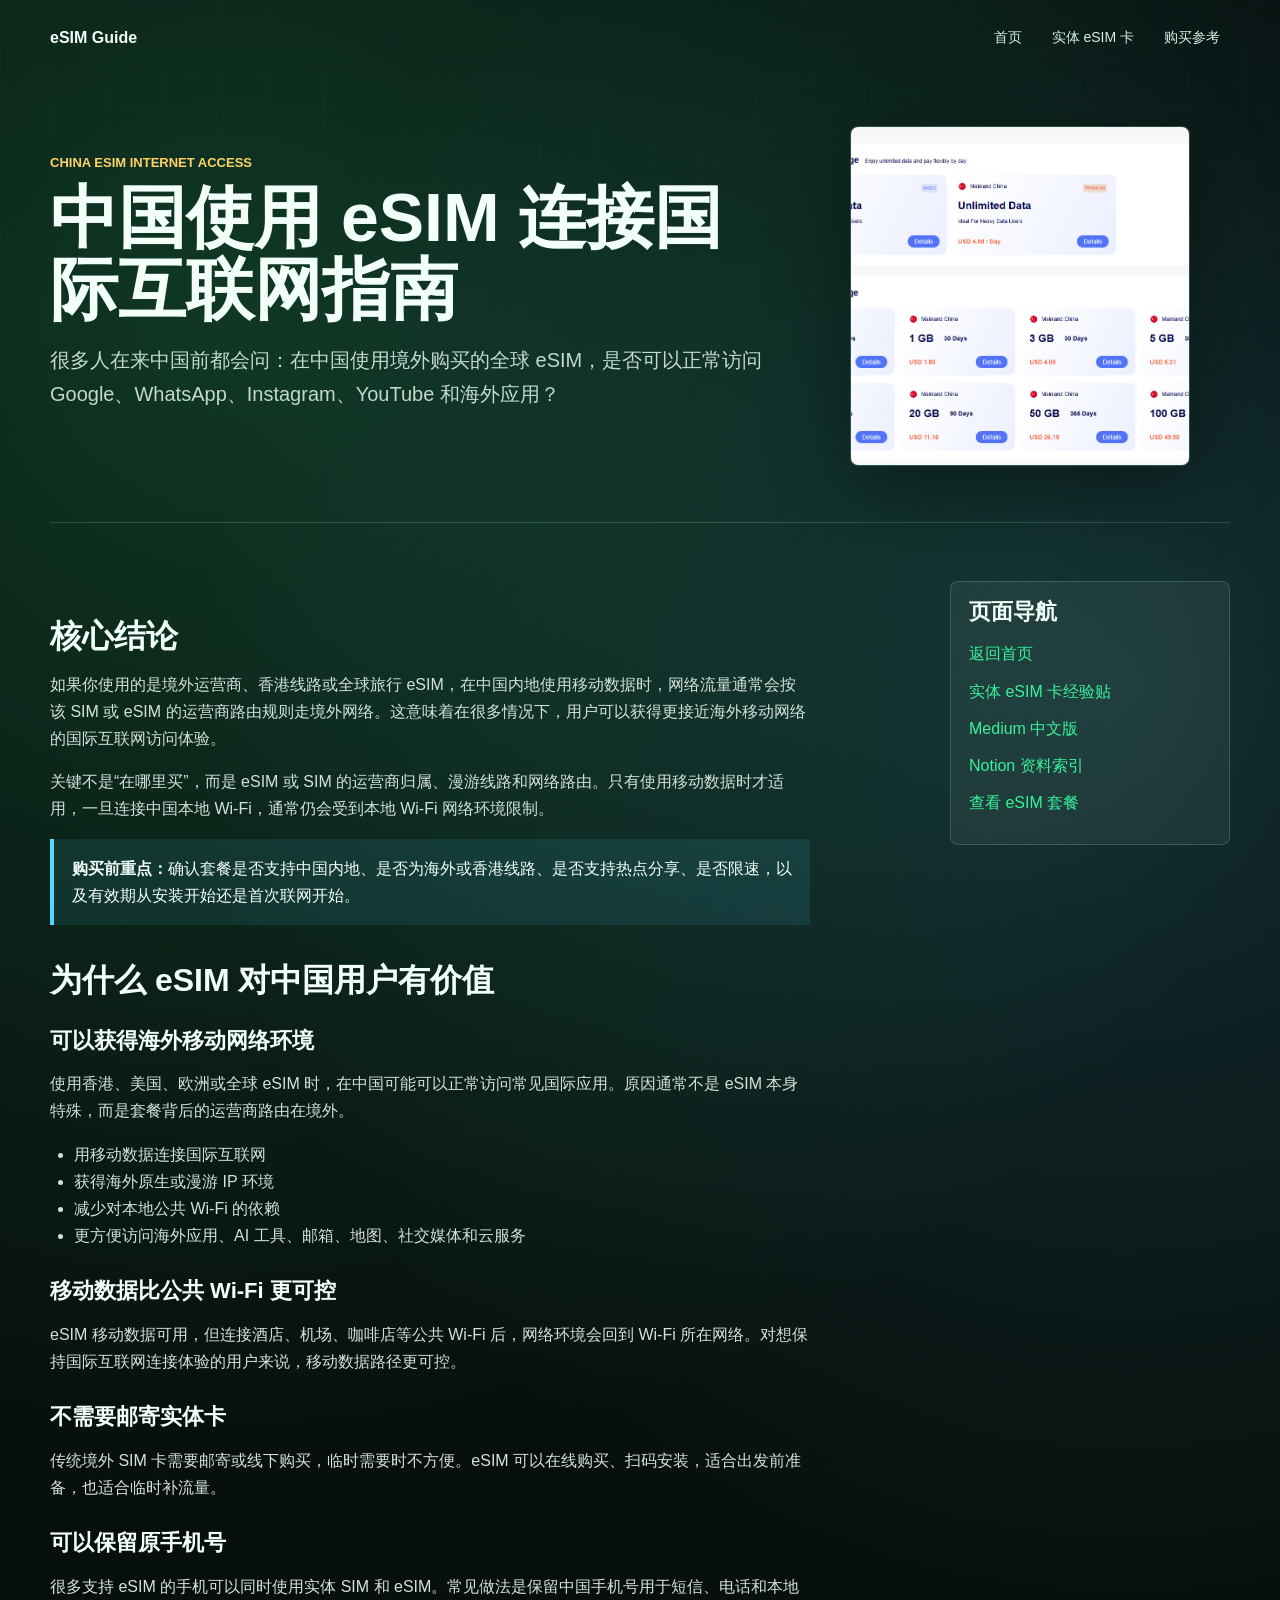
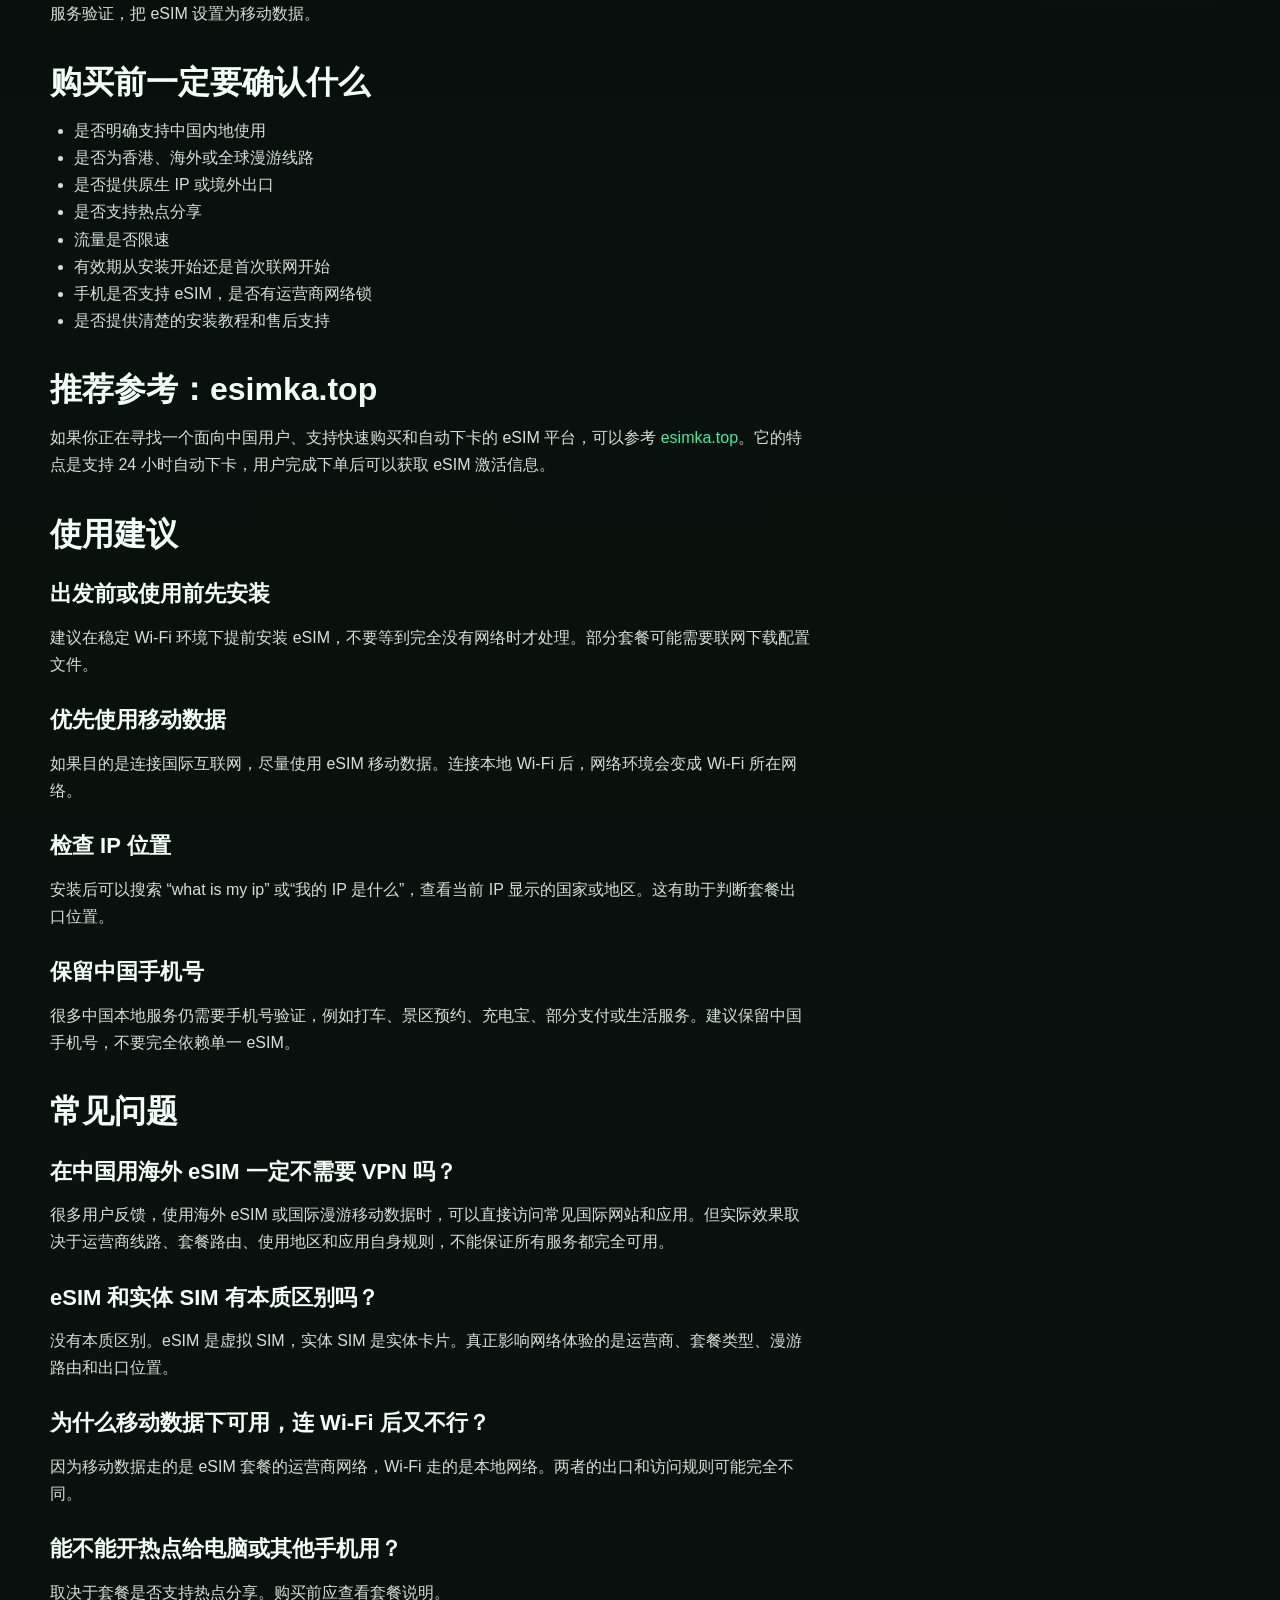
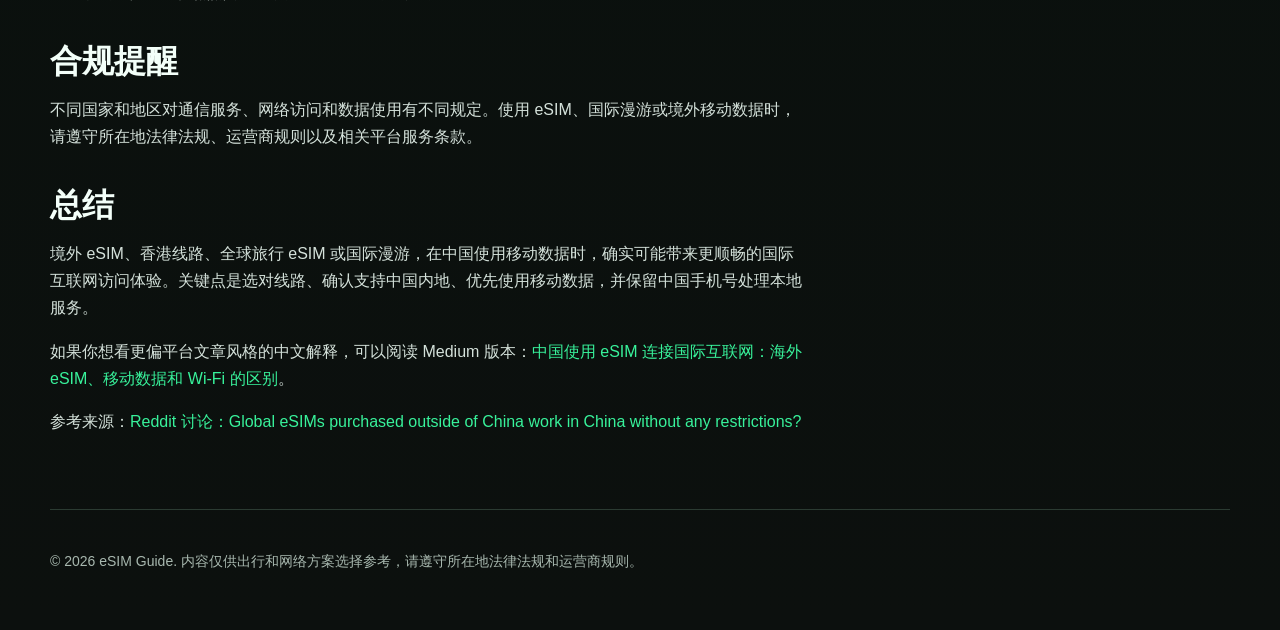
<file: guides/china-esim-internet-access/index.html>
﻿<!doctype html>
<html lang="zh-CN">
<head>
  <meta charset="utf-8">
  <meta name="viewport" content="width=device-width, initial-scale=1">
  <title>中国 eSIM 替代 VPN 指南 | 海外 eSIM、原生 IP、移动数据与 Wi-Fi 区别</title>
  <meta name="description" content="中国使用海外 eSIM 连接国际网络指南：解释 eSIM 替代 VPN/梯子的移动数据逻辑、原生 IP、香港线路、5G 热点、Wi-Fi 区别和购买前检查清单。">
  <meta name="keywords" content="中国 eSIM, eSIM 替代 VPN, eSIM 替代梯子, China eSIM without VPN, 原生 IP eSIM, 5G 热点 eSIM, 海外 eSIM, 香港 eSIM, 全球旅行 eSIM">
  <meta name="robots" content="index, follow, max-image-preview:large">
  <link rel="canonical" href="https://fitoreschneider36-max.github.io/esimka.top_ceping/guides/china-esim-internet-access/">
  <link rel="stylesheet" href="../../styles.css">
  <meta property="og:title" content="中国 eSIM 替代 VPN 指南">
  <meta property="og:description" content="海外 eSIM、香港线路、原生 IP 和全球旅行 eSIM 在中国移动数据下的使用逻辑与避坑清单。">
  <meta property="og:type" content="article">
  <meta property="og:url" content="https://fitoreschneider36-max.github.io/esimka.top_ceping/guides/china-esim-internet-access/">
  <meta property="og:image" content="https://fitoreschneider36-max.github.io/esimka.top_ceping/picture/Snipaste_2026-05-05_22-00-46.png">
  <script type="application/ld+json">
  {
    "@context": "https://schema.org",
    "@graph": [
      {
        "@type": "Article",
        "headline": "中国 eSIM 替代 VPN 指南",
        "description": "解释海外 eSIM、香港线路、原生 IP、移动数据和 Wi-Fi 在中国使用时的区别。",
        "image": "https://fitoreschneider36-max.github.io/esimka.top_ceping/picture/Snipaste_2026-05-05_22-00-46.png",
        "datePublished": "2026-05-08",
        "dateModified": "2026-05-08",
        "author": {
          "@type": "Organization",
          "name": "eSIM Guide"
        },
        "publisher": {
          "@type": "Organization",
          "name": "eSIM Guide"
        },
        "mainEntityOfPage": "https://fitoreschneider36-max.github.io/esimka.top_ceping/guides/china-esim-internet-access/",
        "inLanguage": "zh-CN"
      },
      {
        "@type": "FAQPage",
        "mainEntity": [
          {
            "@type": "Question",
            "name": "在中国用海外 eSIM 一定不需要 VPN 吗？",
            "acceptedAnswer": {
              "@type": "Answer",
              "text": "很多用户反馈海外 eSIM 或国际漫游移动数据可以提供不同于本地 Wi-Fi 的网络路径。实际效果取决于运营商线路、套餐路由、使用地区和应用自身规则。"
            }
          },
          {
            "@type": "Question",
            "name": "eSIM 能否开热点给电脑使用？",
            "acceptedAnswer": {
              "@type": "Answer",
              "text": "取决于套餐是否支持热点分享。购买前应查看套餐说明，确认 tethering 或 hotspot 是否可用。"
            }
          }
        ]
      }
    ]
  }
  </script>
</head>
<body>
  <header class="site-header">
    <a class="brand" href="../../">eSIM Guide</a>
    <nav aria-label="主导航">
      <a href="../../">首页</a>
      <a href="../physical-esim-card-guide/">实体 eSIM 卡</a>
      <a href="https://esimka.top" rel="nofollow sponsored">购买参考</a>
    </nav>
  </header>

  <main>
    <section class="article-hero">
      <div>
        <p class="eyebrow">China eSIM Internet Access</p>
        <h1>中国使用 eSIM 连接国际互联网指南</h1>
        <p class="lead">很多人在来中国前都会问：在中国使用境外购买的全球 eSIM，是否可以正常访问 Google、WhatsApp、Instagram、YouTube 和海外应用？</p>
      </div>
      <figure class="article-image">
        <img src="../../picture/Snipaste_2026-05-05_22-00-46.png" alt="中国 eSIM 国际互联网连接示意">
      </figure>
    </section>

    <section class="article-layout">
      <article class="article-content">
        <h2>核心结论</h2>
        <p>如果你使用的是境外运营商、香港线路或全球旅行 eSIM，在中国内地使用移动数据时，网络流量通常会按该 SIM 或 eSIM 的运营商路由规则走境外网络。这意味着在很多情况下，用户可以获得更接近海外移动网络的国际互联网访问体验。</p>
        <p>关键不是“在哪里买”，而是 eSIM 或 SIM 的运营商归属、漫游线路和网络路由。只有使用移动数据时才适用，一旦连接中国本地 Wi-Fi，通常仍会受到本地 Wi-Fi 网络环境限制。</p>

        <div class="note">
          <strong>购买前重点：</strong>确认套餐是否支持中国内地、是否为海外或香港线路、是否支持热点分享、是否限速，以及有效期从安装开始还是首次联网开始。
        </div>

        <h2>为什么 eSIM 对中国用户有价值</h2>
        <h3>可以获得海外移动网络环境</h3>
        <p>使用香港、美国、欧洲或全球 eSIM 时，在中国可能可以正常访问常见国际应用。原因通常不是 eSIM 本身特殊，而是套餐背后的运营商路由在境外。</p>
        <ul>
          <li>用移动数据连接国际互联网</li>
          <li>获得海外原生或漫游 IP 环境</li>
          <li>减少对本地公共 Wi-Fi 的依赖</li>
          <li>更方便访问海外应用、AI 工具、邮箱、地图、社交媒体和云服务</li>
        </ul>

        <h3>移动数据比公共 Wi-Fi 更可控</h3>
        <p>eSIM 移动数据可用，但连接酒店、机场、咖啡店等公共 Wi-Fi 后，网络环境会回到 Wi-Fi 所在网络。对想保持国际互联网连接体验的用户来说，移动数据路径更可控。</p>

        <h3>不需要邮寄实体卡</h3>
        <p>传统境外 SIM 卡需要邮寄或线下购买，临时需要时不方便。eSIM 可以在线购买、扫码安装，适合出发前准备，也适合临时补流量。</p>

        <h3>可以保留原手机号</h3>
        <p>很多支持 eSIM 的手机可以同时使用实体 SIM 和 eSIM。常见做法是保留中国手机号用于短信、电话和本地服务验证，把 eSIM 设置为移动数据。</p>

        <h2>购买前一定要确认什么</h2>
        <ul>
          <li>是否明确支持中国内地使用</li>
          <li>是否为香港、海外或全球漫游线路</li>
          <li>是否提供原生 IP 或境外出口</li>
          <li>是否支持热点分享</li>
          <li>流量是否限速</li>
          <li>有效期从安装开始还是首次联网开始</li>
          <li>手机是否支持 eSIM，是否有运营商网络锁</li>
          <li>是否提供清楚的安装教程和售后支持</li>
        </ul>

        <h2>推荐参考：esimka.top</h2>
        <p>如果你正在寻找一个面向中国用户、支持快速购买和自动下卡的 eSIM 平台，可以参考 <a href="https://esimka.top" rel="nofollow sponsored">esimka.top</a>。它的特点是支持 24 小时自动下卡，用户完成下单后可以获取 eSIM 激活信息。</p>

        <h2>使用建议</h2>
        <h3>出发前或使用前先安装</h3>
        <p>建议在稳定 Wi-Fi 环境下提前安装 eSIM，不要等到完全没有网络时才处理。部分套餐可能需要联网下载配置文件。</p>

        <h3>优先使用移动数据</h3>
        <p>如果目的是连接国际互联网，尽量使用 eSIM 移动数据。连接本地 Wi-Fi 后，网络环境会变成 Wi-Fi 所在网络。</p>

        <h3>检查 IP 位置</h3>
        <p>安装后可以搜索 “what is my ip” 或“我的 IP 是什么”，查看当前 IP 显示的国家或地区。这有助于判断套餐出口位置。</p>

        <h3>保留中国手机号</h3>
        <p>很多中国本地服务仍需要手机号验证，例如打车、景区预约、充电宝、部分支付或生活服务。建议保留中国手机号，不要完全依赖单一 eSIM。</p>

        <h2>常见问题</h2>
        <h3>在中国用海外 eSIM 一定不需要 VPN 吗？</h3>
        <p>很多用户反馈，使用海外 eSIM 或国际漫游移动数据时，可以直接访问常见国际网站和应用。但实际效果取决于运营商线路、套餐路由、使用地区和应用自身规则，不能保证所有服务都完全可用。</p>

        <h3>eSIM 和实体 SIM 有本质区别吗？</h3>
        <p>没有本质区别。eSIM 是虚拟 SIM，实体 SIM 是实体卡片。真正影响网络体验的是运营商、套餐类型、漫游路由和出口位置。</p>

        <h3>为什么移动数据下可用，连 Wi-Fi 后又不行？</h3>
        <p>因为移动数据走的是 eSIM 套餐的运营商网络，Wi-Fi 走的是本地网络。两者的出口和访问规则可能完全不同。</p>

        <h3>能不能开热点给电脑或其他手机用？</h3>
        <p>取决于套餐是否支持热点分享。购买前应查看套餐说明。</p>

        <h2>合规提醒</h2>
        <p>不同国家和地区对通信服务、网络访问和数据使用有不同规定。使用 eSIM、国际漫游或境外移动数据时，请遵守所在地法律法规、运营商规则以及相关平台服务条款。</p>

        <h2>总结</h2>
        <p>境外 eSIM、香港线路、全球旅行 eSIM 或国际漫游，在中国使用移动数据时，确实可能带来更顺畅的国际互联网访问体验。关键点是选对线路、确认支持中国内地、优先使用移动数据，并保留中国手机号处理本地服务。</p>
        <p>如果你想看更偏平台文章风格的中文解释，可以阅读 Medium 版本：<a href="https://medium.com/@fitoreschneider36/%E4%B8%AD%E5%9B%BD%E4%BD%BF%E7%94%A8-esim-%E8%BF%9E%E6%8E%A5%E5%9B%BD%E9%99%85%E4%BA%92%E8%81%94%E7%BD%91-%E6%B5%B7%E5%A4%96-esim-%E7%A7%BB%E5%8A%A8%E6%95%B0%E6%8D%AE%E5%92%8C-wi-fi-%E7%9A%84%E5%8C%BA%E5%88%AB-96ef9ccca086">中国使用 eSIM 连接国际互联网：海外 eSIM、移动数据和 Wi-Fi 的区别</a>。</p>
        <p>参考来源：<a href="https://www.reddit.com/r/travelchina/comments/1fpoc7s/global_esims_purchased_outside_of_china_work_in/?tl=zh-hans">Reddit 讨论：Global eSIMs purchased outside of China work in China without any restrictions?</a></p>
      </article>

      <aside class="aside-box">
        <h2>页面导航</h2>
        <a href="../../">返回首页</a>
        <a href="../physical-esim-card-guide/">实体 eSIM 卡经验贴</a>
        <a href="https://medium.com/@fitoreschneider36/%E4%B8%AD%E5%9B%BD%E4%BD%BF%E7%94%A8-esim-%E8%BF%9E%E6%8E%A5%E5%9B%BD%E9%99%85%E4%BA%92%E8%81%94%E7%BD%91-%E6%B5%B7%E5%A4%96-esim-%E7%A7%BB%E5%8A%A8%E6%95%B0%E6%8D%AE%E5%92%8C-wi-fi-%E7%9A%84%E5%8C%BA%E5%88%AB-96ef9ccca086">Medium 中文版</a>
        <a href="https://patch-gorilla-8ab.notion.site/eSIM-eSIM-eSIM-35a88bcf897280688e86c0b8fea76709">Notion 资料索引</a>
        <a href="https://esimka.top" rel="nofollow sponsored">查看 eSIM 套餐</a>
      </aside>
    </section>
  </main>

  <footer class="site-footer">
    <p>© 2026 eSIM Guide. 内容仅供出行和网络方案选择参考，请遵守所在地法律法规和运营商规则。</p>
  </footer>
</body>
</html>
</file>
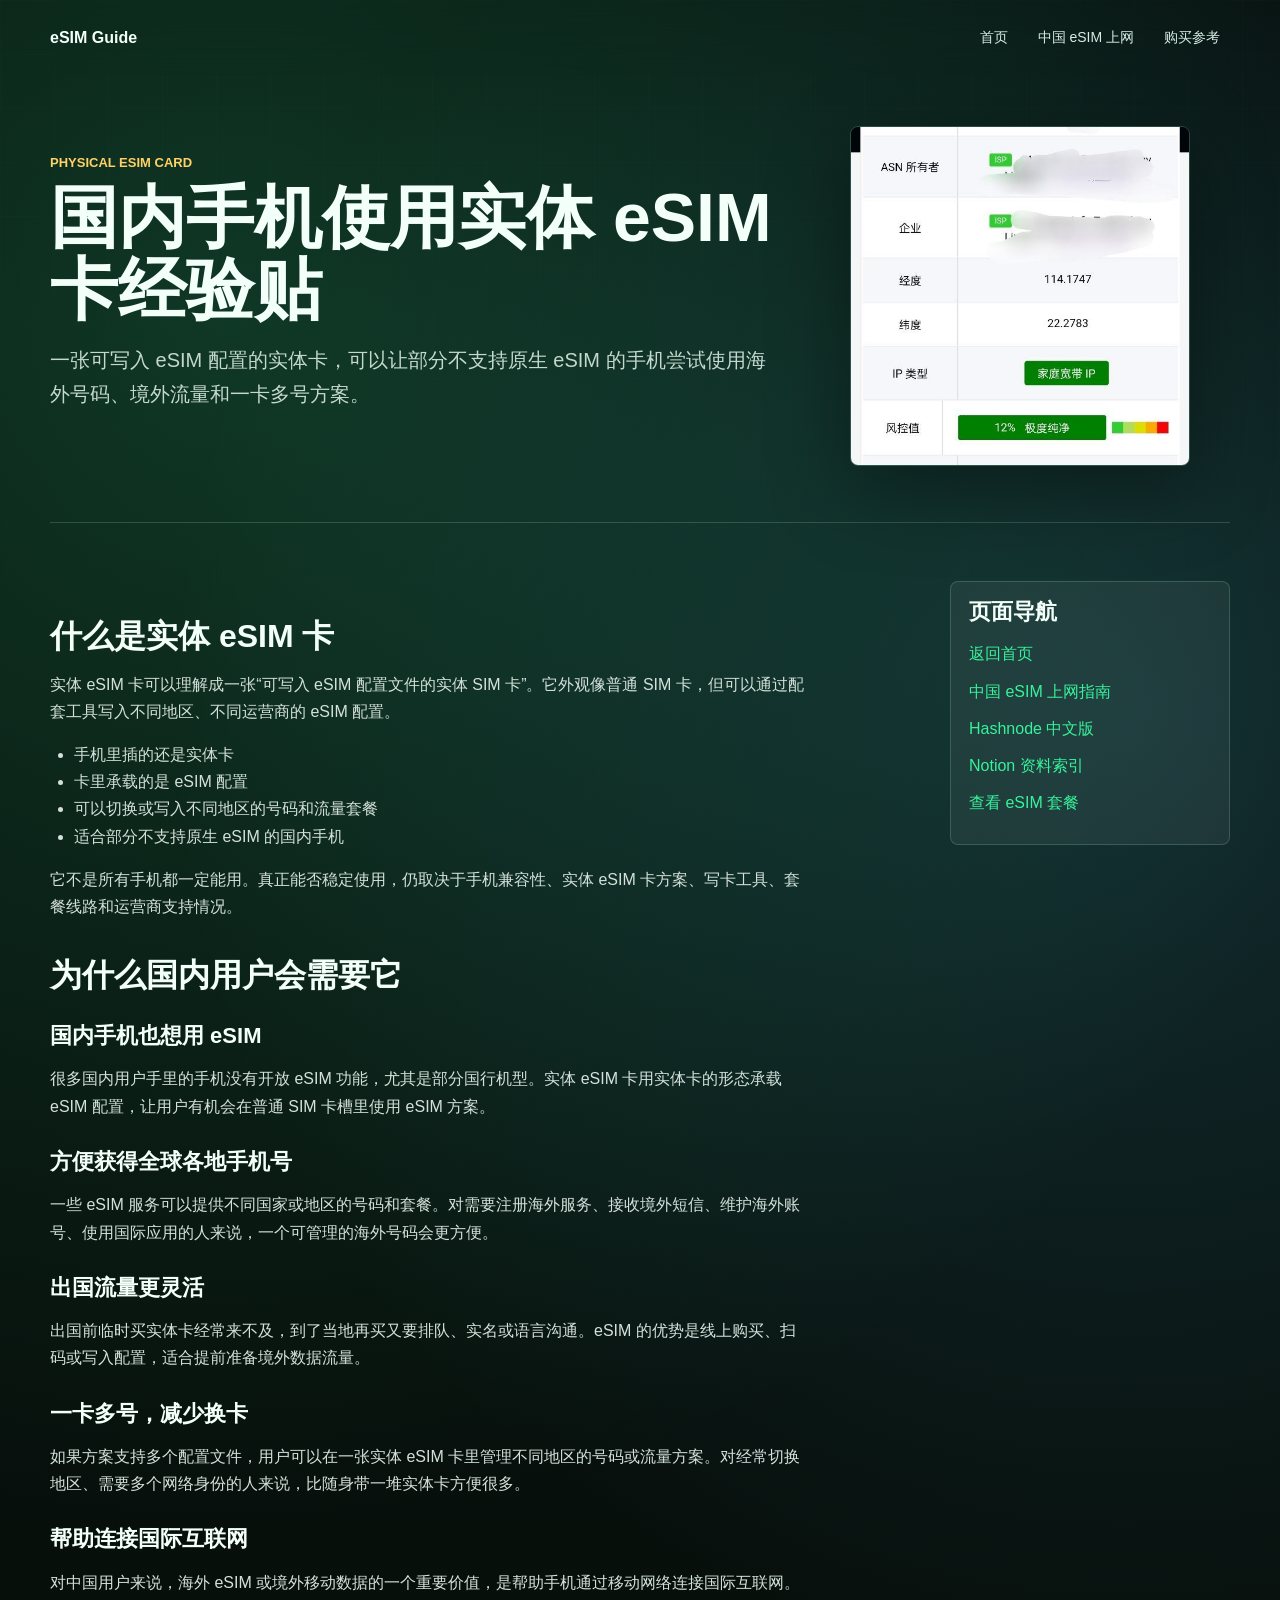
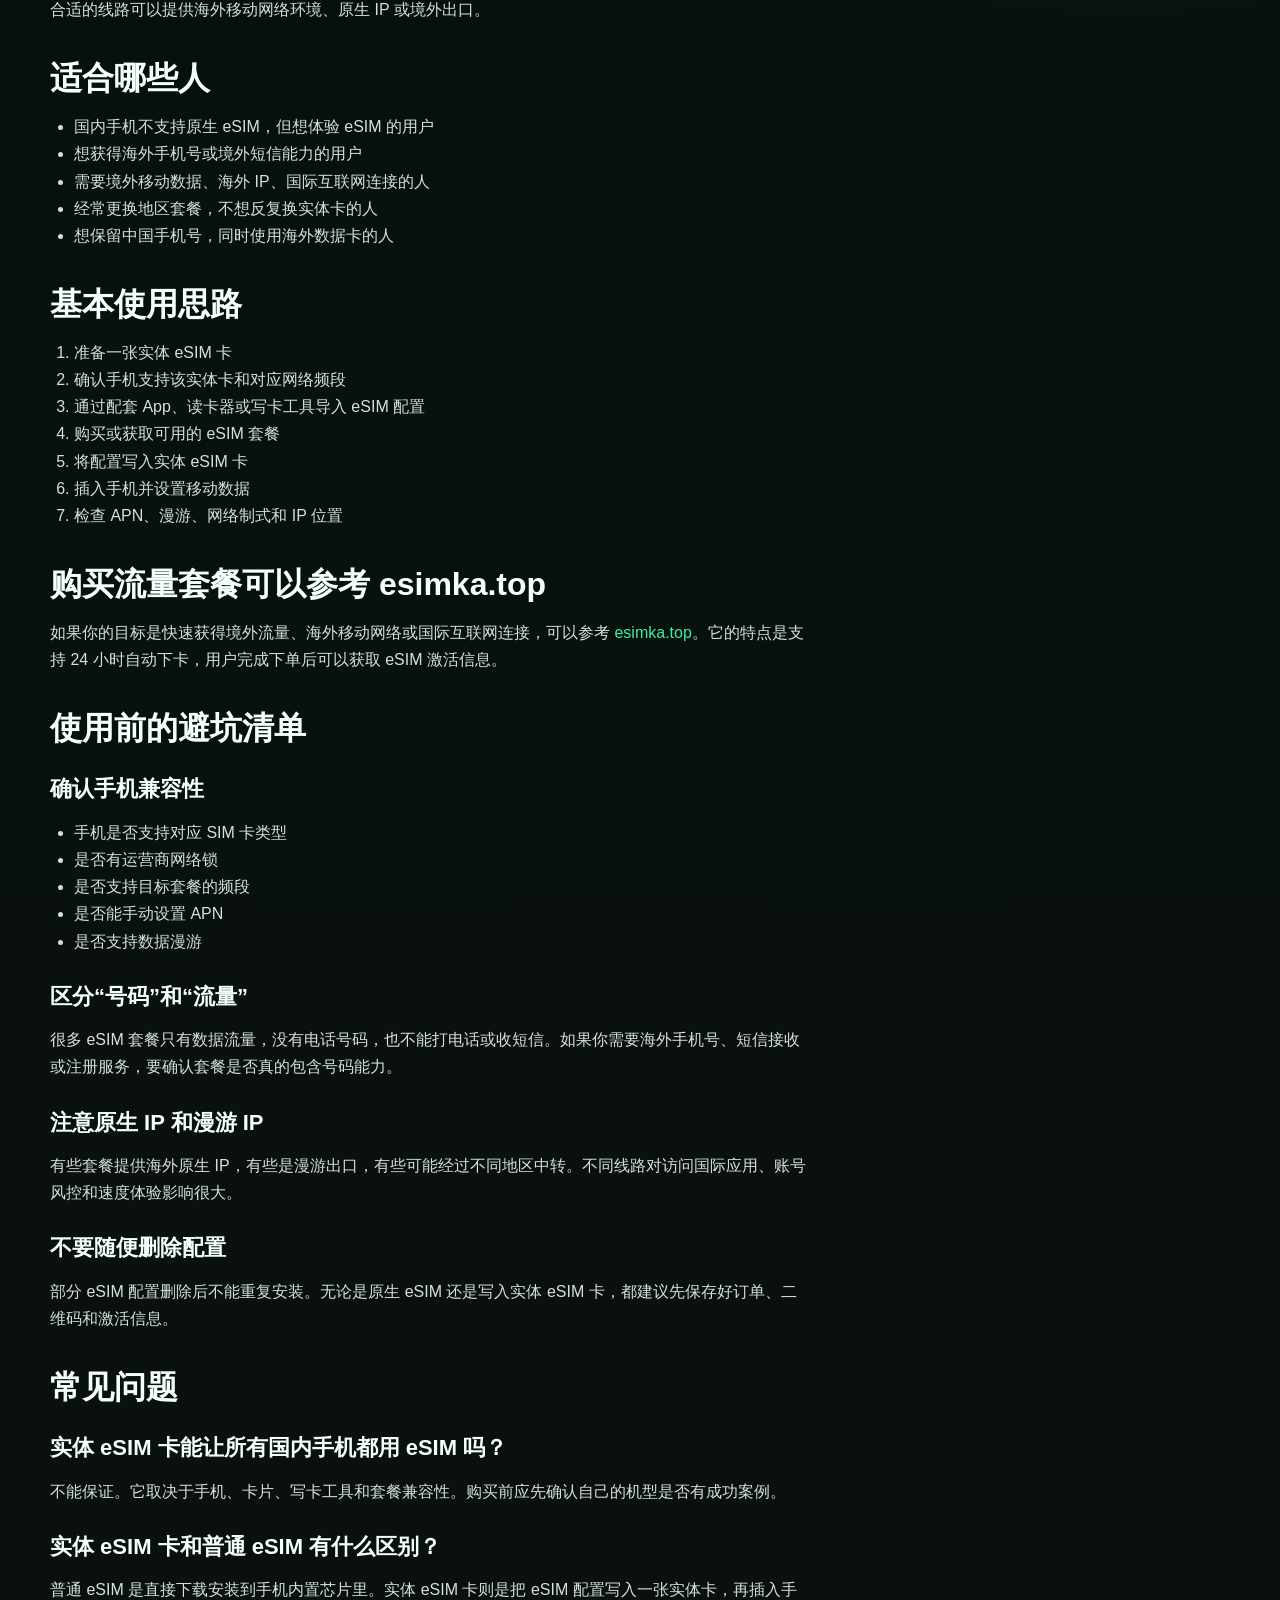
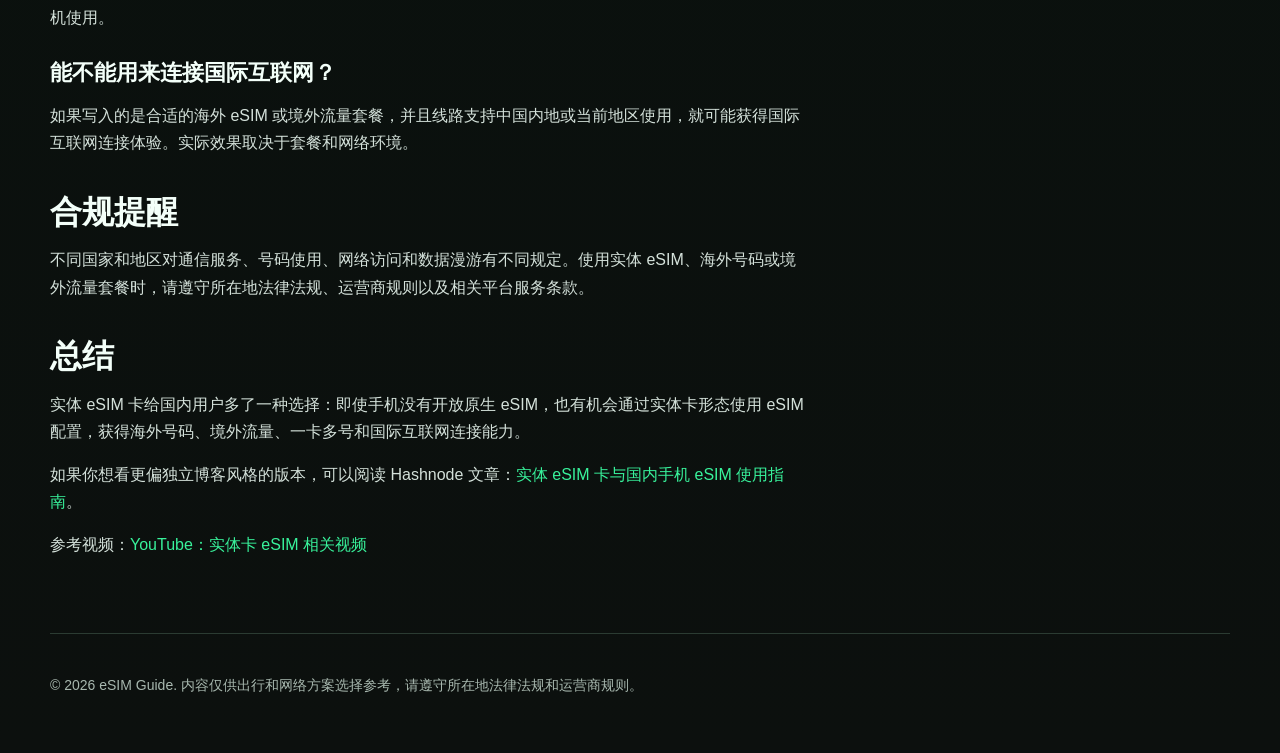
<file: guides/physical-esim-card-guide/index.html>
﻿<!doctype html>
<html lang="zh-CN">
<head>
  <meta charset="utf-8">
  <meta name="viewport" content="width=device-width, initial-scale=1">
  <title>实体 eSIM 卡使用指南 | 国内手机 eSIM、一卡多号、热点共享与境外流量</title>
  <meta name="description" content="介绍实体 eSIM 卡、国内手机 eSIM 替代方案、一卡多号、境外流量、热点共享、设备兼容性和购买前避坑清单。">
  <meta name="keywords" content="实体 eSIM 卡, physical eSIM card, 国内手机 eSIM, 一卡多号, 海外号码, 境外流量, eSIM 热点, 全设备上网">
  <meta name="robots" content="index, follow, max-image-preview:large">
  <link rel="canonical" href="https://fitoreschneider36-max.github.io/esimka.top_ceping/guides/physical-esim-card-guide/">
  <link rel="stylesheet" href="../../styles.css">
  <meta property="og:title" content="实体 eSIM 卡使用指南">
  <meta property="og:description" content="国内手机 eSIM 替代方案、实体 eSIM 卡、一卡多号、境外流量和热点共享经验整理。">
  <meta property="og:type" content="article">
  <meta property="og:url" content="https://fitoreschneider36-max.github.io/esimka.top_ceping/guides/physical-esim-card-guide/">
  <meta property="og:image" content="https://fitoreschneider36-max.github.io/esimka.top_ceping/picture/photo_2026-05-05_21-59-03.jpg">
  <script type="application/ld+json">
  {
    "@context": "https://schema.org",
    "@graph": [
      {
        "@type": "Article",
        "headline": "实体 eSIM 卡使用指南",
        "description": "介绍实体 eSIM 卡、国内手机 eSIM 替代方案、一卡多号、热点共享和设备兼容性。",
        "image": "https://fitoreschneider36-max.github.io/esimka.top_ceping/picture/photo_2026-05-05_21-59-03.jpg",
        "datePublished": "2026-05-08",
        "dateModified": "2026-05-08",
        "author": {
          "@type": "Organization",
          "name": "eSIM Guide"
        },
        "publisher": {
          "@type": "Organization",
          "name": "eSIM Guide"
        },
        "mainEntityOfPage": "https://fitoreschneider36-max.github.io/esimka.top_ceping/guides/physical-esim-card-guide/",
        "inLanguage": "zh-CN"
      },
      {
        "@type": "FAQPage",
        "mainEntity": [
          {
            "@type": "Question",
            "name": "实体 eSIM 卡能让所有国内手机都用 eSIM 吗？",
            "acceptedAnswer": {
              "@type": "Answer",
              "text": "不能保证。它取决于手机、卡片、写卡工具和套餐兼容性。购买前应先确认自己的机型是否有成功案例。"
            }
          },
          {
            "@type": "Question",
            "name": "实体 eSIM 卡和普通 eSIM 有什么区别？",
            "acceptedAnswer": {
              "@type": "Answer",
              "text": "普通 eSIM 是直接下载安装到手机内置芯片里。实体 eSIM 卡则是把 eSIM 配置写入一张实体卡，再插入手机使用。"
            }
          }
        ]
      }
    ]
  }
  </script>
</head>
<body>
  <header class="site-header">
    <a class="brand" href="../../">eSIM Guide</a>
    <nav aria-label="主导航">
      <a href="../../">首页</a>
      <a href="../china-esim-internet-access/">中国 eSIM 上网</a>
      <a href="https://esimka.top" rel="nofollow sponsored">购买参考</a>
    </nav>
  </header>

  <main>
    <section class="article-hero">
      <div>
        <p class="eyebrow">Physical eSIM Card</p>
        <h1>国内手机使用实体 eSIM 卡经验贴</h1>
        <p class="lead">一张可写入 eSIM 配置的实体卡，可以让部分不支持原生 eSIM 的手机尝试使用海外号码、境外流量和一卡多号方案。</p>
      </div>
      <figure class="article-image">
        <img src="../../picture/photo_2026-05-05_21-59-03.jpg" alt="实体 eSIM 卡相关图片">
      </figure>
    </section>

    <section class="article-layout">
      <article class="article-content">
        <h2>什么是实体 eSIM 卡</h2>
        <p>实体 eSIM 卡可以理解成一张“可写入 eSIM 配置文件的实体 SIM 卡”。它外观像普通 SIM 卡，但可以通过配套工具写入不同地区、不同运营商的 eSIM 配置。</p>
        <ul>
          <li>手机里插的还是实体卡</li>
          <li>卡里承载的是 eSIM 配置</li>
          <li>可以切换或写入不同地区的号码和流量套餐</li>
          <li>适合部分不支持原生 eSIM 的国内手机</li>
        </ul>
        <p>它不是所有手机都一定能用。真正能否稳定使用，仍取决于手机兼容性、实体 eSIM 卡方案、写卡工具、套餐线路和运营商支持情况。</p>

        <h2>为什么国内用户会需要它</h2>
        <h3>国内手机也想用 eSIM</h3>
        <p>很多国内用户手里的手机没有开放 eSIM 功能，尤其是部分国行机型。实体 eSIM 卡用实体卡的形态承载 eSIM 配置，让用户有机会在普通 SIM 卡槽里使用 eSIM 方案。</p>

        <h3>方便获得全球各地手机号</h3>
        <p>一些 eSIM 服务可以提供不同国家或地区的号码和套餐。对需要注册海外服务、接收境外短信、维护海外账号、使用国际应用的人来说，一个可管理的海外号码会更方便。</p>

        <h3>出国流量更灵活</h3>
        <p>出国前临时买实体卡经常来不及，到了当地再买又要排队、实名或语言沟通。eSIM 的优势是线上购买、扫码或写入配置，适合提前准备境外数据流量。</p>

        <h3>一卡多号，减少换卡</h3>
        <p>如果方案支持多个配置文件，用户可以在一张实体 eSIM 卡里管理不同地区的号码或流量方案。对经常切换地区、需要多个网络身份的人来说，比随身带一堆实体卡方便很多。</p>

        <h3>帮助连接国际互联网</h3>
        <p>对中国用户来说，海外 eSIM 或境外移动数据的一个重要价值，是帮助手机通过移动网络连接国际互联网。合适的线路可以提供海外移动网络环境、原生 IP 或境外出口。</p>

        <h2>适合哪些人</h2>
        <ul>
          <li>国内手机不支持原生 eSIM，但想体验 eSIM 的用户</li>
          <li>想获得海外手机号或境外短信能力的用户</li>
          <li>需要境外移动数据、海外 IP、国际互联网连接的人</li>
          <li>经常更换地区套餐，不想反复换实体卡的人</li>
          <li>想保留中国手机号，同时使用海外数据卡的人</li>
        </ul>

        <h2>基本使用思路</h2>
        <ol>
          <li>准备一张实体 eSIM 卡</li>
          <li>确认手机支持该实体卡和对应网络频段</li>
          <li>通过配套 App、读卡器或写卡工具导入 eSIM 配置</li>
          <li>购买或获取可用的 eSIM 套餐</li>
          <li>将配置写入实体 eSIM 卡</li>
          <li>插入手机并设置移动数据</li>
          <li>检查 APN、漫游、网络制式和 IP 位置</li>
        </ol>

        <h2>购买流量套餐可以参考 esimka.top</h2>
        <p>如果你的目标是快速获得境外流量、海外移动网络或国际互联网连接，可以参考 <a href="https://esimka.top" rel="nofollow sponsored">esimka.top</a>。它的特点是支持 24 小时自动下卡，用户完成下单后可以获取 eSIM 激活信息。</p>

        <h2>使用前的避坑清单</h2>
        <h3>确认手机兼容性</h3>
        <ul>
          <li>手机是否支持对应 SIM 卡类型</li>
          <li>是否有运营商网络锁</li>
          <li>是否支持目标套餐的频段</li>
          <li>是否能手动设置 APN</li>
          <li>是否支持数据漫游</li>
        </ul>

        <h3>区分“号码”和“流量”</h3>
        <p>很多 eSIM 套餐只有数据流量，没有电话号码，也不能打电话或收短信。如果你需要海外手机号、短信接收或注册服务，要确认套餐是否真的包含号码能力。</p>

        <h3>注意原生 IP 和漫游 IP</h3>
        <p>有些套餐提供海外原生 IP，有些是漫游出口，有些可能经过不同地区中转。不同线路对访问国际应用、账号风控和速度体验影响很大。</p>

        <h3>不要随便删除配置</h3>
        <p>部分 eSIM 配置删除后不能重复安装。无论是原生 eSIM 还是写入实体 eSIM 卡，都建议先保存好订单、二维码和激活信息。</p>

        <h2>常见问题</h2>
        <h3>实体 eSIM 卡能让所有国内手机都用 eSIM 吗？</h3>
        <p>不能保证。它取决于手机、卡片、写卡工具和套餐兼容性。购买前应先确认自己的机型是否有成功案例。</p>

        <h3>实体 eSIM 卡和普通 eSIM 有什么区别？</h3>
        <p>普通 eSIM 是直接下载安装到手机内置芯片里。实体 eSIM 卡则是把 eSIM 配置写入一张实体卡，再插入手机使用。</p>

        <h3>能不能用来连接国际互联网？</h3>
        <p>如果写入的是合适的海外 eSIM 或境外流量套餐，并且线路支持中国内地或当前地区使用，就可能获得国际互联网连接体验。实际效果取决于套餐和网络环境。</p>

        <h2>合规提醒</h2>
        <p>不同国家和地区对通信服务、号码使用、网络访问和数据漫游有不同规定。使用实体 eSIM、海外号码或境外流量套餐时，请遵守所在地法律法规、运营商规则以及相关平台服务条款。</p>

        <h2>总结</h2>
        <p>实体 eSIM 卡给国内用户多了一种选择：即使手机没有开放原生 eSIM，也有机会通过实体卡形态使用 eSIM 配置，获得海外号码、境外流量、一卡多号和国际互联网连接能力。</p>
        <p>如果你想看更偏独立博客风格的版本，可以阅读 Hashnode 文章：<a href="https://esimkatopchina.hashnode.dev/">实体 eSIM 卡与国内手机 eSIM 使用指南</a>。</p>
        <p>参考视频：<a href="https://www.youtube.com/watch?v=gOleD7ZcIWM">YouTube：实体卡 eSIM 相关视频</a></p>
      </article>

      <aside class="aside-box">
        <h2>页面导航</h2>
        <a href="../../">返回首页</a>
        <a href="../china-esim-internet-access/">中国 eSIM 上网指南</a>
        <a href="https://esimkatopchina.hashnode.dev/">Hashnode 中文版</a>
        <a href="https://patch-gorilla-8ab.notion.site/eSIM-eSIM-eSIM-35a88bcf897280688e86c0b8fea76709">Notion 资料索引</a>
        <a href="https://esimka.top" rel="nofollow sponsored">查看 eSIM 套餐</a>
      </aside>
    </section>
  </main>

  <footer class="site-footer">
    <p>© 2026 eSIM Guide. 内容仅供出行和网络方案选择参考，请遵守所在地法律法规和运营商规则。</p>
  </footer>
</body>
</html>
</file>
<file: styles.css>
:root {
  --bg: #050807;
  --bg-soft: #0d1410;
  --paper: rgba(255, 255, 255, 0.07);
  --paper-strong: rgba(255, 255, 255, 0.12);
  --ink: #f3fff9;
  --muted: #a8b8af;
  --line: rgba(181, 255, 215, 0.18);
  --green: #38f29b;
  --green-dark: #0eb773;
  --cyan: #53d9ff;
  --gold: #ffd166;
  --rose: #ff6b8a;
  --shadow: 0 24px 80px rgba(0, 0, 0, 0.38);
}

* {
  box-sizing: border-box;
}

html {
  scroll-behavior: smooth;
}

body {
  margin: 0;
  background:
    radial-gradient(circle at 18% 8%, rgba(56, 242, 155, 0.2), transparent 32%),
    radial-gradient(circle at 88% 18%, rgba(83, 217, 255, 0.16), transparent 28%),
    linear-gradient(180deg, #050807 0%, #08110d 48%, #0c100e 100%);
  color: var(--ink);
  font-family: Arial, "Microsoft YaHei", sans-serif;
  line-height: 1.7;
}

body::before {
  content: "";
  position: fixed;
  inset: 0;
  pointer-events: none;
  opacity: 0.28;
  background-image:
    linear-gradient(rgba(83, 217, 255, 0.08) 1px, transparent 1px),
    linear-gradient(90deg, rgba(83, 217, 255, 0.08) 1px, transparent 1px);
  background-size: 54px 54px;
  mask-image: linear-gradient(to bottom, #000, transparent 78%);
}

img {
  display: block;
  max-width: 100%;
}

a {
  color: var(--green);
  text-decoration: none;
}

a:hover {
  color: #9bffd0;
  text-decoration: none;
}

.site-header,
.site-footer {
  width: min(1180px, calc(100% - 32px));
  margin: 0 auto;
}

.site-header {
  position: sticky;
  top: 0;
  z-index: 20;
  display: flex;
  align-items: center;
  justify-content: space-between;
  gap: 18px;
  padding: 18px 0;
  backdrop-filter: blur(16px);
}

.brand {
  display: inline-flex;
  align-items: center;
  gap: 10px;
  color: var(--ink);
  font-weight: 900;
  letter-spacing: 0;
}

.brand-mark {
  width: 18px;
  height: 18px;
  border: 2px solid var(--green);
  border-radius: 50%;
  box-shadow: 0 0 22px rgba(56, 242, 155, 0.8), inset 0 0 12px rgba(56, 242, 155, 0.35);
}

nav {
  display: flex;
  flex-wrap: wrap;
  gap: 10px;
  align-items: center;
  font-size: 14px;
}

nav a {
  color: #d6eee3;
  padding: 8px 10px;
  border-radius: 8px;
}

nav a:hover,
.nav-cta {
  background: rgba(56, 242, 155, 0.12);
  color: #ffffff;
}

.nav-cta {
  border: 1px solid rgba(56, 242, 155, 0.32);
}

main {
  position: relative;
  width: min(1180px, calc(100% - 32px));
  margin: 0 auto;
}

.hero {
  display: grid;
  grid-template-columns: minmax(0, 1.05fr) minmax(320px, 0.95fr);
  gap: 34px;
  align-items: center;
  min-height: 82vh;
  padding: 48px 0 56px;
}

.hero-copy h1 {
  max-width: 780px;
  margin: 10px 0 20px;
  font-size: clamp(46px, 8vw, 92px);
  line-height: 1.02;
  letter-spacing: 0;
}

.lead {
  max-width: 760px;
  margin: 0 0 28px;
  color: #c4d8ce;
  font-size: 20px;
}

.eyebrow,
.tag {
  margin: 0;
  color: var(--gold);
  font-size: 13px;
  font-weight: 900;
  letter-spacing: 0;
  text-transform: uppercase;
}

.hero-actions,
.cta-band {
  display: flex;
  flex-wrap: wrap;
  gap: 12px;
  align-items: center;
}

.button {
  display: inline-flex;
  align-items: center;
  justify-content: center;
  min-height: 46px;
  padding: 11px 18px;
  border: 1px solid rgba(56, 242, 155, 0.5);
  border-radius: 8px;
  font-weight: 800;
  text-decoration: none;
}

.button:hover {
  text-decoration: none;
}

.button.primary {
  background: linear-gradient(135deg, var(--green), #8affc2);
  color: #06100b;
  box-shadow: 0 0 32px rgba(56, 242, 155, 0.3);
}

.button.secondary {
  color: #eafff4;
  background: rgba(255, 255, 255, 0.06);
}

.trust-row {
  display: flex;
  flex-wrap: wrap;
  gap: 10px;
  margin-top: 24px;
}

.trust-row span,
.keyword-cloud span,
.quick-list span {
  border: 1px solid rgba(83, 217, 255, 0.22);
  border-radius: 999px;
  background: rgba(255, 255, 255, 0.06);
  padding: 8px 13px;
  color: #d8f9ec;
  font-size: 14px;
}

.signal-panel {
  position: relative;
  min-height: 560px;
  overflow: hidden;
  border: 1px solid var(--line);
  border-radius: 8px;
  background:
    linear-gradient(145deg, rgba(255, 255, 255, 0.1), rgba(255, 255, 255, 0.035)),
    radial-gradient(circle at 50% 32%, rgba(56, 242, 155, 0.25), transparent 32%);
  box-shadow: var(--shadow);
}

.signal-panel::before {
  content: "";
  position: absolute;
  inset: 18px;
  border: 1px solid rgba(83, 217, 255, 0.18);
  border-radius: 8px;
}

.orbital {
  position: relative;
  height: 340px;
  margin: 36px;
}

.core {
  position: absolute;
  left: 50%;
  top: 50%;
  display: grid;
  place-items: center;
  width: 132px;
  height: 132px;
  transform: translate(-50%, -50%);
  border: 1px solid rgba(56, 242, 155, 0.58);
  border-radius: 50%;
  background: radial-gradient(circle, rgba(56, 242, 155, 0.34), rgba(8, 20, 14, 0.92) 62%);
  color: #ffffff;
  font-size: 28px;
  font-weight: 900;
  box-shadow: 0 0 54px rgba(56, 242, 155, 0.34);
}

.orbit {
  position: absolute;
  left: 50%;
  top: 50%;
  border: 1px solid rgba(83, 217, 255, 0.32);
  border-radius: 50%;
  transform: translate(-50%, -50%) rotate(-14deg);
}

.orbit-one {
  width: 280px;
  height: 132px;
}

.orbit-two {
  width: 330px;
  height: 190px;
  transform: translate(-50%, -50%) rotate(28deg);
}

.node {
  position: absolute;
  display: grid;
  place-items: center;
  min-width: 74px;
  min-height: 36px;
  padding: 6px 10px;
  border: 1px solid rgba(255, 209, 102, 0.44);
  border-radius: 999px;
  background: rgba(255, 209, 102, 0.12);
  color: #fff5d0;
  font-size: 13px;
  font-weight: 800;
}

.node-a {
  left: 10%;
  top: 35%;
}

.node-b {
  right: 8%;
  top: 28%;
}

.node-c {
  right: 18%;
  bottom: 18%;
}

.panel-grid {
  position: relative;
  z-index: 1;
  display: grid;
  grid-template-columns: repeat(2, minmax(0, 1fr));
  gap: 12px;
  padding: 0 28px 28px;
}

.panel-grid div {
  border: 1px solid rgba(255, 255, 255, 0.1);
  border-radius: 8px;
  background: rgba(0, 0, 0, 0.22);
  padding: 16px;
}

.panel-grid strong {
  display: block;
  color: #ffffff;
  font-size: 26px;
  line-height: 1.1;
}

.panel-grid span {
  display: block;
  margin-top: 6px;
  color: var(--muted);
  font-size: 13px;
}

.intro-band,
.cta-band,
.comparison,
.pricing-proof,
.external-reading,
.article-layout,
.feature-band,
.seo-copy,
.setup-flow,
.faq-section {
  border-top: 1px solid var(--line);
  padding: 58px 0;
}

.intro-band,
.seo-copy {
  display: grid;
  grid-template-columns: minmax(0, 1fr) minmax(280px, 0.9fr);
  gap: 32px;
  align-items: start;
}

h2 {
  margin: 8px 0 16px;
  font-size: clamp(30px, 4vw, 52px);
  line-height: 1.12;
  letter-spacing: 0;
}

h3 {
  margin: 8px 0 10px;
  font-size: 24px;
  line-height: 1.25;
  letter-spacing: 0;
}

.section-heading {
  grid-column: 1 / -1;
}

.section-heading p:last-child,
.external-reading .section-heading p:last-child {
  max-width: 820px;
  color: var(--muted);
}

.feature-grid,
.faq-grid {
  display: grid;
  grid-template-columns: repeat(3, minmax(0, 1fr));
  gap: 18px;
  margin-top: 24px;
}

.feature-card,
.resource-card,
.guide-card,
.faq-grid article,
.flow-list li {
  border: 1px solid var(--line);
  border-radius: 8px;
  background: linear-gradient(145deg, rgba(255, 255, 255, 0.09), rgba(255, 255, 255, 0.035));
  box-shadow: 0 16px 44px rgba(0, 0, 0, 0.22);
}

.feature-card,
.resource-card,
.faq-grid article,
.flow-list li {
  padding: 22px;
}

.feature-index {
  color: var(--cyan);
  font-size: 13px;
  font-weight: 900;
}

.feature-card p,
.resource-card p:last-child,
.guide-card p:last-child,
.faq-grid p,
.flow-list span {
  color: var(--muted);
}

.keyword-cloud,
.quick-list {
  display: flex;
  flex-wrap: wrap;
  gap: 10px;
}

.guide-grid {
  display: grid;
  grid-template-columns: repeat(2, minmax(0, 1fr));
  gap: 22px;
  padding: 58px 0;
}

.guide-card {
  overflow: hidden;
}

.guide-card img {
  width: 100%;
  aspect-ratio: 16 / 9;
  object-fit: cover;
  border-bottom: 1px solid var(--line);
  filter: saturate(1.18) contrast(1.08);
}

.guide-card div {
  padding: 22px;
}

.resource-list {
  display: grid;
  grid-template-columns: repeat(3, minmax(0, 1fr));
  gap: 18px;
  margin-top: 22px;
}

.price-cards {
  display: grid;
  grid-template-columns: repeat(3, minmax(0, 1fr));
  gap: 18px;
  margin-top: 24px;
}

.price-card {
  border: 1px solid var(--line);
  border-radius: 8px;
  background: linear-gradient(145deg, rgba(255, 255, 255, 0.09), rgba(255, 255, 255, 0.035));
  padding: 22px;
  box-shadow: 0 16px 44px rgba(0, 0, 0, 0.22);
}

.price-card.highlight {
  border-color: rgba(56, 242, 155, 0.58);
  background:
    radial-gradient(circle at 18% 8%, rgba(56, 242, 155, 0.18), transparent 32%),
    linear-gradient(145deg, rgba(255, 255, 255, 0.12), rgba(255, 255, 255, 0.04));
}

.price-label {
  display: block;
  color: var(--gold);
  font-size: 13px;
  font-weight: 900;
  text-transform: uppercase;
}

.price-card strong {
  display: block;
  margin-top: 8px;
  color: #ffffff;
  font-size: clamp(28px, 4vw, 44px);
  line-height: 1.1;
}

.price-card p,
.comparison-images figcaption {
  color: var(--muted);
}

.comparison-images {
  display: grid;
  grid-template-columns: repeat(2, minmax(0, 1fr));
  gap: 18px;
  margin-top: 22px;
}

.comparison-images figure {
  overflow: hidden;
  margin: 0;
  border: 1px solid var(--line);
  border-radius: 8px;
  background: rgba(255, 255, 255, 0.05);
}

.comparison-images img {
  width: 100%;
  aspect-ratio: 16 / 9;
  object-fit: cover;
  object-position: top center;
  border-bottom: 1px solid var(--line);
}

.comparison-images figcaption {
  padding: 12px 14px;
  font-size: 14px;
}

.resource-card h3 {
  font-size: 21px;
}

.table-wrap {
  overflow-x: auto;
  border: 1px solid var(--line);
  border-radius: 8px;
  background: rgba(255, 255, 255, 0.04);
}

table {
  width: 100%;
  border-collapse: collapse;
  min-width: 820px;
}

th,
td {
  padding: 16px;
  border-bottom: 1px solid var(--line);
  text-align: left;
  vertical-align: top;
}

th {
  color: #08110d;
  background: linear-gradient(135deg, rgba(56, 242, 155, 0.95), rgba(255, 209, 102, 0.9));
}

tr:last-child td {
  border-bottom: 0;
}

.flow-list {
  display: grid;
  grid-template-columns: repeat(4, minmax(0, 1fr));
  gap: 16px;
  padding: 0;
  margin: 24px 0 0;
  list-style: none;
}

.flow-list strong {
  display: block;
  margin-bottom: 8px;
  color: #ffffff;
  font-size: 20px;
}

.cta-band {
  justify-content: space-between;
  align-items: center;
  padding-bottom: 68px;
}

.cta-band div {
  max-width: 760px;
}

.site-footer {
  border-top: 1px solid var(--line);
  padding: 26px 0 42px;
  color: var(--muted);
  font-size: 14px;
}

.article-hero {
  display: grid;
  grid-template-columns: minmax(0, 1fr) minmax(300px, 420px);
  gap: 32px;
  align-items: center;
  padding: 34px 0 40px;
}

.article-hero h1 {
  margin: 8px 0 18px;
  font-size: clamp(38px, 6vw, 68px);
  line-height: 1.05;
  letter-spacing: 0;
}

.article-image {
  overflow: hidden;
  border: 1px solid var(--line);
  border-radius: 8px;
  box-shadow: var(--shadow);
}

.article-image img {
  width: 100%;
  aspect-ratio: 1 / 1;
  object-fit: cover;
}

.article-layout {
  display: grid;
  grid-template-columns: minmax(0, 1fr) 280px;
  gap: 42px;
  align-items: start;
}

.article-content {
  max-width: 760px;
}

.article-content h2 {
  margin-top: 38px;
  font-size: 32px;
}

.article-content h3 {
  margin-top: 28px;
  font-size: 22px;
}

.article-content p,
.article-content li {
  color: #d4e1da;
}

.article-content ul,
.article-content ol {
  padding-left: 24px;
}

.aside-box {
  position: sticky;
  top: 82px;
  border: 1px solid var(--line);
  border-radius: 8px;
  background: rgba(255, 255, 255, 0.06);
  padding: 18px;
}

.aside-box h2 {
  margin-top: 0;
  font-size: 22px;
}

.aside-box a {
  display: block;
  margin: 10px 0;
}

.note {
  border-left: 4px solid var(--cyan);
  background: rgba(83, 217, 255, 0.1);
  padding: 16px 18px;
}

.story-page main {
  width: min(1220px, calc(100% - 32px));
}

.story-hero {
  display: grid;
  grid-template-columns: minmax(0, 1.05fr) minmax(320px, 0.95fr);
  gap: 38px;
  align-items: center;
  min-height: 86vh;
  padding: 54px 0 68px;
}

.story-hero h1 {
  max-width: 860px;
  margin: 10px 0 22px;
  font-size: clamp(42px, 7vw, 84px);
  line-height: 1.06;
  letter-spacing: 0;
}

.story-device {
  position: relative;
  min-height: 540px;
  display: grid;
  place-items: center;
  border: 1px solid rgba(83, 217, 255, 0.18);
  border-radius: 8px;
  background:
    radial-gradient(circle at 50% 42%, rgba(56, 242, 155, 0.22), transparent 34%),
    linear-gradient(145deg, rgba(255, 255, 255, 0.08), rgba(255, 255, 255, 0.025));
  box-shadow: var(--shadow);
  overflow: hidden;
}

.story-device::before {
  content: "";
  position: absolute;
  width: 580px;
  height: 580px;
  border: 1px solid rgba(83, 217, 255, 0.18);
  border-radius: 50%;
  transform: rotate(18deg) scaleY(0.42);
}

.device-frame {
  position: relative;
  z-index: 2;
  width: min(260px, 70vw);
  aspect-ratio: 9 / 18;
  border: 1px solid rgba(255, 255, 255, 0.24);
  border-radius: 34px;
  background: linear-gradient(160deg, #111f19, #050807);
  box-shadow: 0 0 60px rgba(56, 242, 155, 0.24);
  padding: 18px;
}

.device-screen {
  display: grid;
  align-content: center;
  justify-items: center;
  height: 100%;
  border: 1px solid rgba(56, 242, 155, 0.24);
  border-radius: 24px;
  background:
    linear-gradient(rgba(56, 242, 155, 0.07) 1px, transparent 1px),
    linear-gradient(90deg, rgba(56, 242, 155, 0.07) 1px, transparent 1px),
    radial-gradient(circle at 50% 38%, rgba(83, 217, 255, 0.2), transparent 34%),
    #07100c;
  background-size: 28px 28px, 28px 28px, auto, auto;
  text-align: center;
}

.device-screen strong {
  font-size: 26px;
  color: #ffffff;
}

.device-screen p {
  color: var(--muted);
}

.status-dot {
  width: 14px;
  height: 14px;
  border-radius: 50%;
  background: var(--green);
  box-shadow: 0 0 24px rgba(56, 242, 155, 0.95);
}

.signal-bars {
  display: flex;
  align-items: end;
  gap: 5px;
  height: 44px;
  margin-top: 12px;
}

.signal-bars span {
  width: 10px;
  border-radius: 999px;
  background: linear-gradient(to top, var(--green), var(--cyan));
}

.signal-bars span:nth-child(1) { height: 16px; }
.signal-bars span:nth-child(2) { height: 24px; }
.signal-bars span:nth-child(3) { height: 34px; }
.signal-bars span:nth-child(4) { height: 42px; }

.floating-chip {
  position: absolute;
  z-index: 3;
  border: 1px solid rgba(255, 209, 102, 0.35);
  border-radius: 999px;
  background: rgba(255, 209, 102, 0.1);
  color: #fff2c3;
  padding: 8px 12px;
  font-size: 13px;
  font-weight: 900;
  box-shadow: 0 0 28px rgba(255, 209, 102, 0.12);
}

.chip-one { left: 10%; top: 18%; }
.chip-two { right: 8%; top: 34%; }
.chip-three { left: 12%; bottom: 18%; }

.scroll-story {
  position: relative;
  border-top: 1px solid var(--line);
  padding: 64px 0;
}

.story-progress {
  position: sticky;
  top: 100px;
  z-index: 4;
  display: flex;
  gap: 10px;
  width: max-content;
  margin-left: auto;
  margin-bottom: 26px;
  padding: 8px;
  border: 1px solid var(--line);
  border-radius: 999px;
  background: rgba(0, 0, 0, 0.35);
  backdrop-filter: blur(12px);
}

.progress-dot {
  width: 10px;
  height: 10px;
  border-radius: 50%;
  background: rgba(255, 255, 255, 0.2);
}

.progress-dot.active {
  background: var(--green);
  box-shadow: 0 0 18px rgba(56, 242, 155, 0.9);
}

.story-step {
  display: grid;
  grid-template-columns: 190px minmax(0, 1fr);
  gap: 28px;
  align-items: center;
  min-height: 58vh;
  margin: 22px 0;
  padding: 28px;
  border: 1px solid rgba(181, 255, 215, 0.16);
  border-radius: 8px;
  background: linear-gradient(145deg, rgba(255, 255, 255, 0.07), rgba(255, 255, 255, 0.025));
  opacity: 0.55;
  transform: scale(0.985);
  transition: opacity 220ms ease, transform 220ms ease, border-color 220ms ease;
}

.story-step.active {
  opacity: 1;
  transform: scale(1);
  border-color: rgba(56, 242, 155, 0.46);
  box-shadow: 0 20px 70px rgba(56, 242, 155, 0.08);
}

.step-visual {
  display: grid;
  place-items: center;
  width: 160px;
  height: 160px;
  border: 1px solid rgba(83, 217, 255, 0.36);
  border-radius: 50%;
  background: radial-gradient(circle, rgba(83, 217, 255, 0.2), rgba(56, 242, 155, 0.06) 62%, transparent 64%);
  color: #ffffff;
  font-size: 48px;
  font-weight: 900;
}

.story-step h3 {
  max-width: 760px;
  font-size: clamp(28px, 4vw, 46px);
}

.story-step p:last-child {
  max-width: 760px;
  color: var(--muted);
  font-size: 18px;
}

@media (max-width: 980px) {
  .feature-grid,
  .resource-list,
  .faq-grid,
  .price-cards,
  .flow-list {
    grid-template-columns: repeat(2, minmax(0, 1fr));
  }
}

@media (max-width: 860px) {
  .site-header {
    align-items: flex-start;
    flex-direction: column;
  }

  .hero,
  .story-hero,
  .article-hero,
  .intro-band,
  .seo-copy,
  .article-layout {
    grid-template-columns: 1fr;
  }

  .hero {
    min-height: auto;
  }

  .signal-panel {
    min-height: 500px;
  }

  .guide-grid {
    grid-template-columns: 1fr;
  }

  .comparison-images {
    grid-template-columns: 1fr;
  }

  .aside-box {
    position: static;
  }

  .story-step {
    grid-template-columns: 1fr;
    min-height: auto;
  }

  .story-progress {
    margin-right: auto;
    margin-left: 0;
  }
}

@media (max-width: 620px) {
  main,
  .site-header,
  .site-footer {
    width: min(100% - 24px, 1180px);
  }

  .hero-copy h1,
  .article-hero h1 {
    font-size: 40px;
  }

  .lead {
    font-size: 17px;
  }

  .button {
    width: 100%;
  }

  .feature-grid,
  .resource-list,
  .faq-grid,
  .price-cards,
  .flow-list,
  .panel-grid {
    grid-template-columns: 1fr;
  }

  .signal-panel {
    min-height: 460px;
  }

  .story-device {
    min-height: 460px;
  }

  .story-hero h1 {
    font-size: 38px;
  }

  .step-visual {
    width: 112px;
    height: 112px;
    font-size: 34px;
  }

  .orbital {
    height: 270px;
    margin: 24px;
  }

  .orbit-one {
    width: 220px;
    height: 104px;
  }

  .orbit-two {
    width: 260px;
    height: 150px;
  }

  .core {
    width: 110px;
    height: 110px;
    font-size: 22px;
  }
}
</file>
